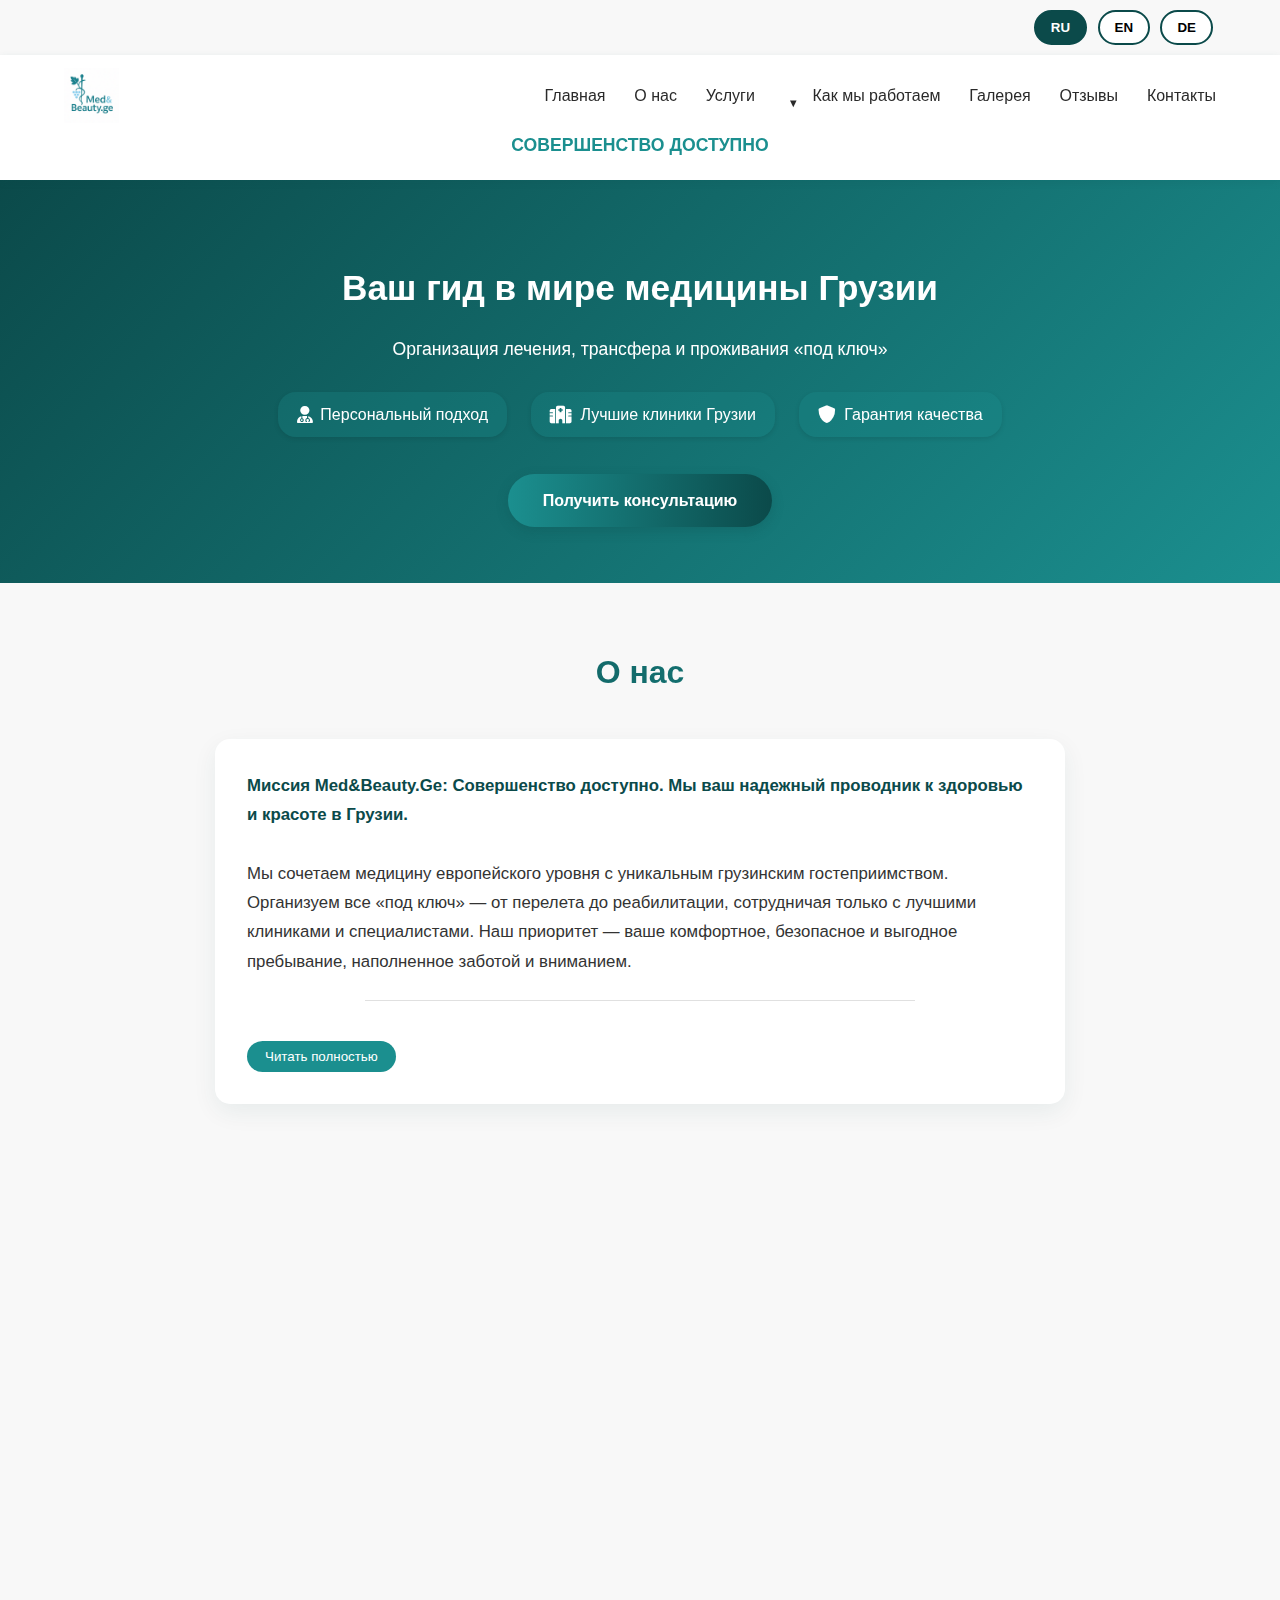
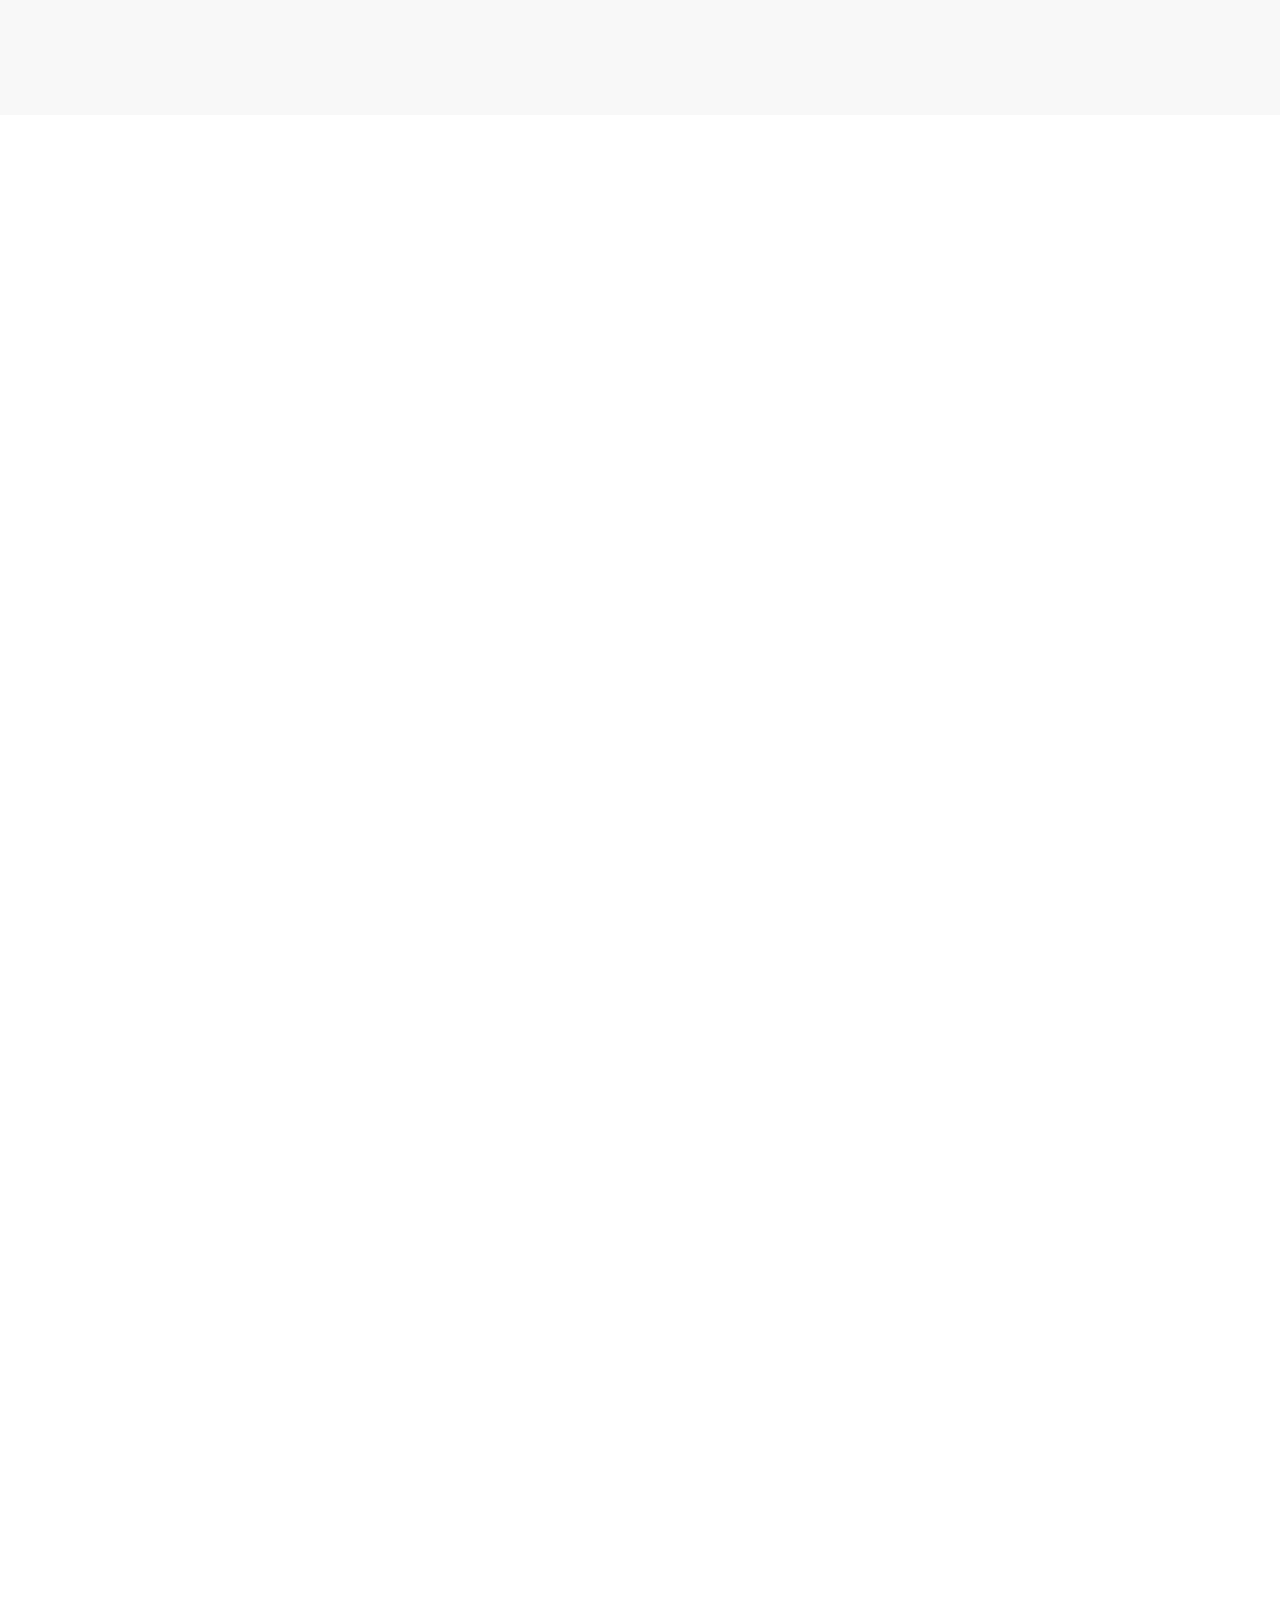
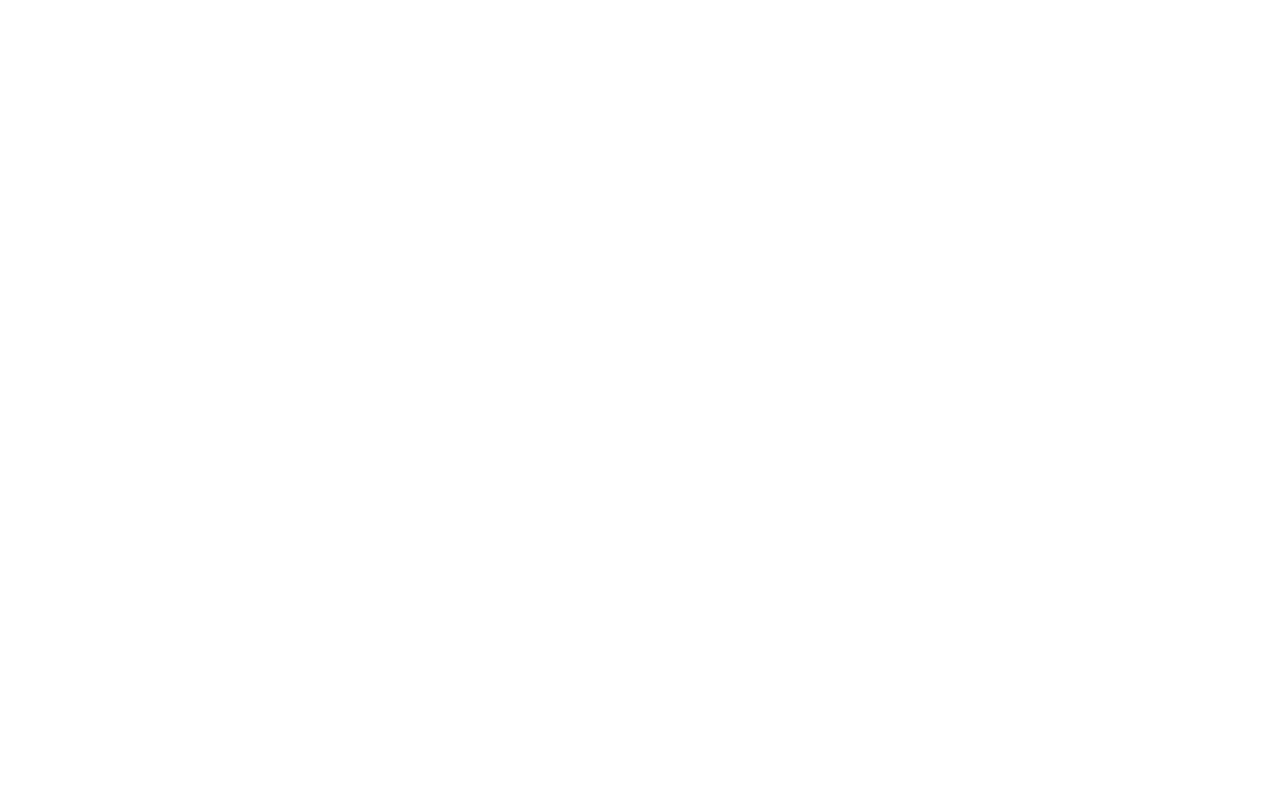
<file: index.html>
<!DOCTYPE html>
<html lang="ru">
<head>
  <meta charset="UTF-8">
  <meta name="viewport" content="width=device-width, initial-scale=1.0">
  <meta http-equiv="Content-Security-Policy" content="default-src 'self' https: 'unsafe-inline'">
  <meta name="description" content="Med & Beauty.ge — медицинские и косметические услуги в Грузии. Лечение, пластическая хирургия, логистика, реабилитация.">
  <meta name="keywords" content="медицинский туризм, лечение в Грузии, пластическая хирургия, косметология, реабилитация">
  <meta property="og:title" content="Med&Beauty.Ge - Medical Tourism in Georgia">
  <meta property="og:description" content="Организация лечения, трансфера и проживания в Грузии под ключ.">
  <meta property="og:image" content="./images/logo-medbeauty.png">
  <meta property="og:url" content="https://medbeautyge.github.io">
  <title>Med&Beauty.Ge - Medical Tourism Coordinator</title>
  <link rel="icon" href="./images/favicon-32x32.png" type="image/png" sizes="32x32">
  <link rel="icon" href="./images/favicon-16x16.png" type="image/png" sizes="16x16">
  <link href="https://fonts.googleapis.com/css2?family=Poppins:wght@400;600&display=swap" rel="stylesheet">
  <link rel="stylesheet" href="https://cdnjs.cloudflare.com/ajax/libs/font-awesome/6.0.0/css/all.min.css">
  <link rel="stylesheet" href="style.css?v=12">
  <link href="https://unpkg.com/aos@2.3.1/dist/aos.css" rel="stylesheet">
</head>
<body>
  <div class="lang-switcher">
    <button class="active" aria-label="Русский" onclick="changeLanguage('ru')">RU</button>
    <button aria-label="English" onclick="changeLanguage('en')">EN</button>
    <button aria-label="Deutsch" onclick="changeLanguage('de')">DE</button>
  </div>

  <nav class="sticky-nav" role="navigation" aria-label="Main navigation">
    <button class="menu-toggle" aria-label="Toggle menu" aria-expanded="false">
      <span class="burger-icon">☰</span>
      <span class="close-icon" style="display:none;">×</span>
    </button>
    <img src="./images/logo-medbeauty.png"
         alt="Логотип Med & Beauty.ge - Медицинские и косметические услуги в Грузии"
         title="Med & Beauty.ge"
         class="logo"
         loading="lazy">
    <div class="slogan" data-translate="slogan"></div>
    <ul class="nav-list">
      <li><a href="#home" data-translate="home"></a></li>
      <li><a href="#about" data-translate="about"></a></li>
      <li><a href="#services" data-translate="services"></a></li>
      <li class="dropdown-li">
        <a href="#prices" data-translate="pricesNav" class="dropdown-toggle"></a>
        <ul class="dropdown-menu">
          <li><a href="prices-details.html#prices-mammoplasty" data-translate="cat_mammoplasty_nav"></a></li>
          <li><a href="prices-details.html#prices-legs-hips-buttocks" data-translate="cat_legs_hips_buttocks_nav"></a></li>
          <li><a href="prices-details.html#prices-arms-surgery" data-translate="cat_arms_surgery_nav"></a></li>
          <li><a href="prices-details.html#prices-body-surgery" data-translate="cat_body_surgery_nav"></a></li>
          <li><a href="prices-details.html#prices-lipofilling-ps" data-translate="cat_lipofilling_ps_nav"></a></li>
          <li><a href="prices-details.html#prices-aesthetic-gynecology" data-translate="cat_aesthetic_gynecology_nav"></a></li>
          <li><a href="prices-details.html#prices-face-neck-surgery" data-translate="cat_face_neck_surgery_nav"></a></li>
          <li><a href="prices-details.html#prices-check-up" data-translate="cat_check_up_nav"></a></li>
          <li><a href="prices-details.html#prices-cosmetology" data-translate="cat_cosmetology_nav"></a></li>
          <li><a href="prices-details.html#prices-dentistry-implants-veneers" data-translate="cat_dentistry_implants_veneers_nav"></a></li>
          <li><a href="prices-details.html#prices-hair-transplant" data-translate="cat_hair_transplant_nav"></a></li>
          <li><a href="prices-details.html#prices-lab-tests" data-translate="cat_lab_tests_nav"></a></li>
          <li><a href="prices-details.html#prices-diagnostics" data-translate="cat_diagnostics_nav"></a></li>
          <li><a href="prices-details.html#prices-med-insurance-nonresident" data-translate="cat_med_insurance_nonresident_nav"></a></li>
        </ul>
      </li>
      <li><a href="#howwework" data-translate="howWeWork"></a></li>
      <li><a href="#gallery" data-translate="gallery"></a></li>
      <li><a href="#reviews" data-translate="reviews"></a></li>
      <li><a href="#contact" data-translate="contact"></a></li>
    </ul>
  </nav>

  <section id="home" class="hero">
    <div class="hero-content">
      <h1 data-translate="heroTitle" data-aos="fade-up" data-aos-delay="100"></h1>
      <p data-translate="heroSub" data-aos="fade-up" data-aos-delay="200"></p>
      <ul class="advantages-list" data-aos="fade-up" data-aos-delay="300">
        <li><i class="fas fa-user-md"></i> <span data-translate="advantage1"></span></li>
        <li><i class="fas fa-hospital"></i> <span data-translate="advantage2"></span></li>
        <li><i class="fas fa-shield-alt"></i> <span data-translate="advantage3"></span></li>
      </ul>
      <a href="#contact" class="cta-btn" data-translate="ctaConsult" data-aos="zoom-in" data-aos-delay="400"></a>
    </div>
  </section>

  <section id="about" class="about-section" data-aos="fade-up">
    <h2 data-translate="about"></h2>
    <div class="mission-text">
      <div data-translate="missionIntro"></div>
      <hr class="mission-separator">
      <button class="read-more-btn" data-translate="readMoreAbout" aria-expanded="false" aria-controls="missionFullText"></button>
      <div id="missionFullText" class="mission-full-text" data-translate="mission" style="display: none;">
      </div>
    </div>
  </section>

  <section id="services" class="services">
    <h2 data-translate="ourServices" data-aos="fade-up"></h2>
    <div class="service-container">
      <div class="service-card" data-aos="zoom-in">
        <img src="./images/service-travel.png" alt="Логистика" class="service-img" loading="lazy">
        <h3 data-translate="travel"></h3>
        <p data-translate="travelDesc"></p>
      </div>
      <div class="service-card" data-aos="zoom-in">
        <img src="./images/service-rhinoplasty.png" alt="Медицинские услуги" class="service-img" loading="lazy">
        <h3 data-translate="rhino"></h3>
        <p data-translate="rhinoDesc"></p>
      </div>
      <div class="service-card" data-aos="zoom-in">
        <img src="./images/service-care.png" alt="Реабилитация" class="service-img" loading="lazy">
        <h3 data-translate="care"></h3>
        <p data-translate="careDesc"></p>
      </div>
    </div>
  </section>

  <section id="howwework" class="howwework-section" data-aos="fade-up">
    <h2 data-translate="howWeWork"></h2>
    <ol class="howwework-list">
      <li data-translate="stepConsult"></li>
      <li data-translate="stepDocs"></li>
      <li data-translate="stepClinic"></li>
      <li data-translate="stepContract"></li>
      <li data-translate="stepArrival"></li>
      <li data-translate="stepTreatment"></li>
      <li data-translate="stepRehab"></li>
      <li data-translate="stepSupport"></li>
    </ol>
    <div class="concierge-service">
      <h3 data-translate="conciergeService"></h3>
      <ul>
        <li data-translate="conciergeMeet"></li>
        <li data-translate="conciergeEscort"></li>
        <li data-translate="conciergeExcursions"></li>
        <li data-translate="conciergeHousehold"></li>
      </ul>
    </div>
  </section>

  <section id="gallery" class="gallery-section" data-aos="fade-up">
    <h2 data-translate="gallery"></h2>
    <div class="gallery-tabs">
      <button class="tab active" data-tab="procedures" data-translate="galleryProcedures"></button>
      <button class="tab" data-tab="tourism" data-translate="galleryTourism"></button>
    </div>
    <div class="gallery-content">
      <div class="tab-content active" id="tab-procedures">
        <p data-translate="galleryProceduresSoon"></p>
      </div>
      <div class="tab-content" id="tab-tourism">
        <p data-translate="galleryTourismSoon"></p>
      </div>
    </div>
  </section>

  <section id="prices" class="prices-section" data-aos="fade-up">
    <h2 data-translate="pricesTitle"></h2>
    <div class="prices-intro-text">
      <p data-translate="pricesIntroText"></p>
      <a href="prices-details.html" class="cta-btn prices-cta-btn" data-translate="viewDetailedPrices"></a>
    </div>
    <p class="price-disclaimer" data-translate="priceDisclaimer"></p>
  </section>


  <section id="reviews" class="reviews-section" data-aos="fade-up">
    <h2 data-translate="reviews"></h2>
  </section>

  <section id="contact" class="contact" data-aos="fade-up">
    <div class="contact-info">
      <h2 data-translate="contactUs"></h2>
      <p><i class="fas fa-envelope"></i> <a href="mailto:Medbeautyge@hotmail.com">Medbeautyge@hotmail.com</a></p>
      <p><i class="fas fa-phone"></i> <a href="tel:+995555479294">+995 555 47 92 94</a></p>
      <div class="or-message" data-translate="orMessageUs"></div>
      <div class="social-links">
        <a href="https://wa.me/995555479294" class="whatsapp" target="_blank" rel="noopener">
          <i class="fab fa-whatsapp" aria-label="WhatsApp"></i>
          <span>WhatsApp</span>
        </a>
        <a href="https://t.me/MedBeauty_ge" class="telegram" target="_blank" rel="noopener">
          <i class="fab fa-telegram" aria-label="Telegram"></i>
          <span>Telegram</span>
        </a>
        <a href="https://instagram.com/medbeauty.ge" class="instagram" target="_blank" rel="noopener">
          <i class="fab fa-instagram" aria-label="Instagram"></i>
          <span>Instagram</span>
        </a>
        <a href="https://facebook.com/medbeautyge" class="facebook" target="_blank" rel="noopener">
          <i class="fab fa-facebook-f" aria-label="Facebook"></i>
          <span>Facebook</span>
        </a>
      </div>
    </div>
    <form id="contact-form" action="https://formspree.io/f/xrbqvoly" method="POST" autocomplete="off" novalidate>
      <div class="form-group">
        <label for="name" class="sr-only" data-translate="namePlaceholder"></label>
        <i class="fas fa-user"></i>
        <input type="text" id="name" name="name" placeholder="Имя" data-translate="namePlaceholder" required autocomplete="name">
      </div>
      <div class="form-group">
        <label for="email" class="sr-only" data-translate="emailPlaceholder"></label>
        <i class="fas fa-envelope"></i>
        <input type="email" id="email" name="email" placeholder="Email" data-translate="emailPlaceholder" required autocomplete="email" pattern="[^@\s]+@[^@\s]+\.[^@\s]+">
      </div>
      <div class="form-group">
        <label for="message" class="sr-only" data-translate="messagePlaceholder"></label>
        <i class="fas fa-comment"></i>
        <textarea id="message" name="message" placeholder="Сообщение" data-translate="messagePlaceholder" required rows="5"></textarea>
      </div>
      <button type="submit" class="submit-btn" data-translate="send" aria-label="Отправить"></button>
      <div id="form-loading" style="display:none; text-align:center; color:#1B8F8F; margin-top:10px;">
        <span class="spinner"></span> <span id="loading-text" data-translate="sending">Отправка...</span>
      </div>
      <div id="form-success" class="form-success-message" style="display:none;" data-translate="success">
        Спасибо! Мы свяжемся с вами в ближайшее время.
      </div>
    </form>
  </section>

  <script src="lang.js"></script>
  <script src="https://unpkg.com/aos@2.3.1/dist/aos.js"></script>
  <script>
    AOS.init({
      duration: 800, 
      once: true 
    });

    const menuToggle = document.querySelector('.menu-toggle');
    const navList = document.querySelector('.nav-list');
    const burgerIcon = document.querySelector('.burger-icon');
    const closeIcon = document.querySelector('.close-icon');

    menuToggle.addEventListener('click', function(e) {
      navList.classList.toggle('active');
      document.body.classList.toggle('menu-open'); 
      const isActive = navList.classList.contains('active');
      menuToggle.setAttribute('aria-expanded', isActive);
      burgerIcon.style.display = isActive ? 'none' : '';
      closeIcon.style.display = isActive ? '' : 'none';
      if (isActive) {
        navList.classList.add('slide-in');
      } else {
        navList.classList.remove('slide-in');
        document.querySelectorAll('.nav-list .dropdown-menu.show').forEach(menu => {
            menu.classList.remove('show');
            menu.closest('.dropdown-li').querySelector('.dropdown-toggle').classList.remove('open');
        });
      }
    });

    function closeMenu() {
      if (navList.classList.contains('active')) {
        navList.classList.remove('active');
        navList.classList.remove('slide-in');
        document.body.classList.remove('menu-open');
        menuToggle.setAttribute('aria-expanded', "false");
        burgerIcon.style.display = '';
        closeIcon.style.display = 'none';
        document.querySelectorAll('.nav-list .dropdown-menu.show').forEach(menu => {
            menu.classList.remove('show');
            menu.closest('.dropdown-li').querySelector('.dropdown-toggle').classList.remove('open');
        });
      }
    }

    document.addEventListener('click', function(e) {
      if (navList.classList.contains('active') &&
          !navList.contains(e.target) &&
          e.target !== menuToggle &&
          !menuToggle.contains(e.target)) {
        let isClickInsideMobileNavDropdown = false;
        if (e.target.classList.contains('dropdown-toggle') && navList.contains(e.target)) {
            isClickInsideMobileNavDropdown = true;
        }
        if (e.target.closest('.dropdown-menu') && navList.contains(e.target.closest('.dropdown-menu'))) {
            isClickInsideMobileNavDropdown = true;
        }
        if (!isClickInsideMobileNavDropdown) {
            closeMenu();
        }
      }
    });

    navList.querySelectorAll('a').forEach(link => {
      if (!link.classList.contains('dropdown-toggle')) {
        link.addEventListener('click', closeMenu);
      }
    });

    const contactForm = document.getElementById('contact-form');
    const formLoading = document.getElementById('form-loading');
    const formSuccess = document.getElementById('form-success');
    const submitButton = contactForm.querySelector('.submit-btn');
    const loadingTextElement = document.getElementById('loading-text');

    contactForm.addEventListener('submit', async function(event) {
        event.preventDefault();
        const originalButtonHTML = submitButton.innerHTML;
        const currentSendingText = loadingTextElement.innerHTML;
        submitButton.disabled = true;
        submitButton.innerHTML = `<span class="spinner"></span> ${currentSendingText}`;
        formSuccess.style.display = 'none';
        const formData = new FormData(contactForm);
        try {
            const response = await fetch(contactForm.action, {
                method: 'POST',
                body: formData,
                headers: { 'Accept': 'application/json' }
            });
            if (response.ok) {
                formSuccess.style.display = 'block';
                contactForm.reset();
            } else {
                const data = await response.json();
                if (Object.hasOwn(data, 'errors')) {
                    alert(data["errors"].map(error => error["message"]).join(", "));
                } else {
                    const errorText = data.error || 'Произошла ошибка при отправке формы.';
                    alert(errorText);
                }
            }
        } catch (error) {
            alert('Произошла ошибка при отправке формы. Пожалуйста, проверьте ваше интернет-соединение.');
        } finally {
            submitButton.disabled = false;
            submitButton.innerHTML = originalButtonHTML;
        }
    });

    document.addEventListener('DOMContentLoaded', function() {
      document.querySelectorAll('.gallery-tabs .tab').forEach(btn => {
        btn.addEventListener('click', function() {
          document.querySelectorAll('.gallery-tabs .tab').forEach(b => b.classList.remove('active'));
          document.querySelectorAll('.gallery-content .tab-content').forEach(tc => tc.classList.remove('active'));
          btn.classList.add('active');
          const tabId = 'tab-' + btn.dataset.tab;
          const tabContent = document.getElementById(tabId);
          if (tabContent) {
             tabContent.classList.add('active');
          }
        });
      });

      const readMoreBtn = document.querySelector('.read-more-btn');
      const missionFullText = document.getElementById('missionFullText');
      if (readMoreBtn && missionFullText) {
        readMoreBtn.addEventListener('click', function() {
          const isExpanded = missionFullText.style.display !== 'none';
          const currentLang = localStorage.getItem('lang') || 'ru';
          if (isExpanded) {
            missionFullText.style.display = 'none';
            this.setAttribute('data-translate', 'readMoreAbout');
            this.setAttribute('aria-expanded', 'false');
          } else {
            missionFullText.style.display = 'block';
            this.setAttribute('data-translate', 'readLessAbout');
            this.setAttribute('aria-expanded', 'true');
          }
          const newKey = this.getAttribute('data-translate');
          if (window.translations && window.translations[currentLang] && window.translations[currentLang][newKey]) {
            this.textContent = window.translations[currentLang][newKey];
          }
        });
      }

      const navDropdownItems = document.querySelectorAll('.nav-list .dropdown-li');
      navDropdownItems.forEach(item => {
          const toggle = item.querySelector('.dropdown-toggle');
          const menu = item.querySelector('.dropdown-menu');
          if (toggle && menu) {
              toggle.addEventListener('click', function(event) {
                  if (toggle.getAttribute('href') === '#prices' || toggle.getAttribute('href').startsWith('#')) {
                      event.preventDefault(); 
                  }
                  event.stopPropagation(); 
                  const isMobileMenuOpen = navList.classList.contains('active');
                  if (!isMobileMenuOpen) {
                      navDropdownItems.forEach(otherItem => {
                          if (otherItem !== item) {
                              otherItem.querySelector('.dropdown-menu')?.classList.remove('show');
                              otherItem.querySelector('.dropdown-toggle')?.classList.remove('open');
                          }
                      });
                  }
                  menu.classList.toggle('show');
                  toggle.classList.toggle('open');
              });
          }
      });

      document.addEventListener('click', function(event) {
          let clickedInsideADropdownToggleOrMenu = false;
          navDropdownItems.forEach(item => {
              if (item.contains(event.target)) {
                clickedInsideADropdownToggleOrMenu = true;
              }
          });
          if (!clickedInsideADropdownToggleOrMenu && !menuToggle.contains(event.target)) {
              navDropdownItems.forEach(item => {
                  item.querySelector('.dropdown-menu')?.classList.remove('show');
                  item.querySelector('.dropdown-toggle')?.classList.remove('open');
              });
          }
      });

      document.querySelectorAll('.nav-list .dropdown-menu a').forEach(link => {
          link.addEventListener('click', function() {
              const parentDropdownMenu = this.closest('.dropdown-menu');
              if (parentDropdownMenu) {
                  parentDropdownMenu.classList.remove('show');
                  const parentToggle = parentDropdownMenu.closest('.dropdown-li')?.querySelector('.dropdown-toggle');
                  parentToggle?.classList.remove('open');
              }
              if (navList.classList.contains('active')) {
                closeMenu(); 
              }
          });
      });
    });
  </script>
</body>
</html>
</file>
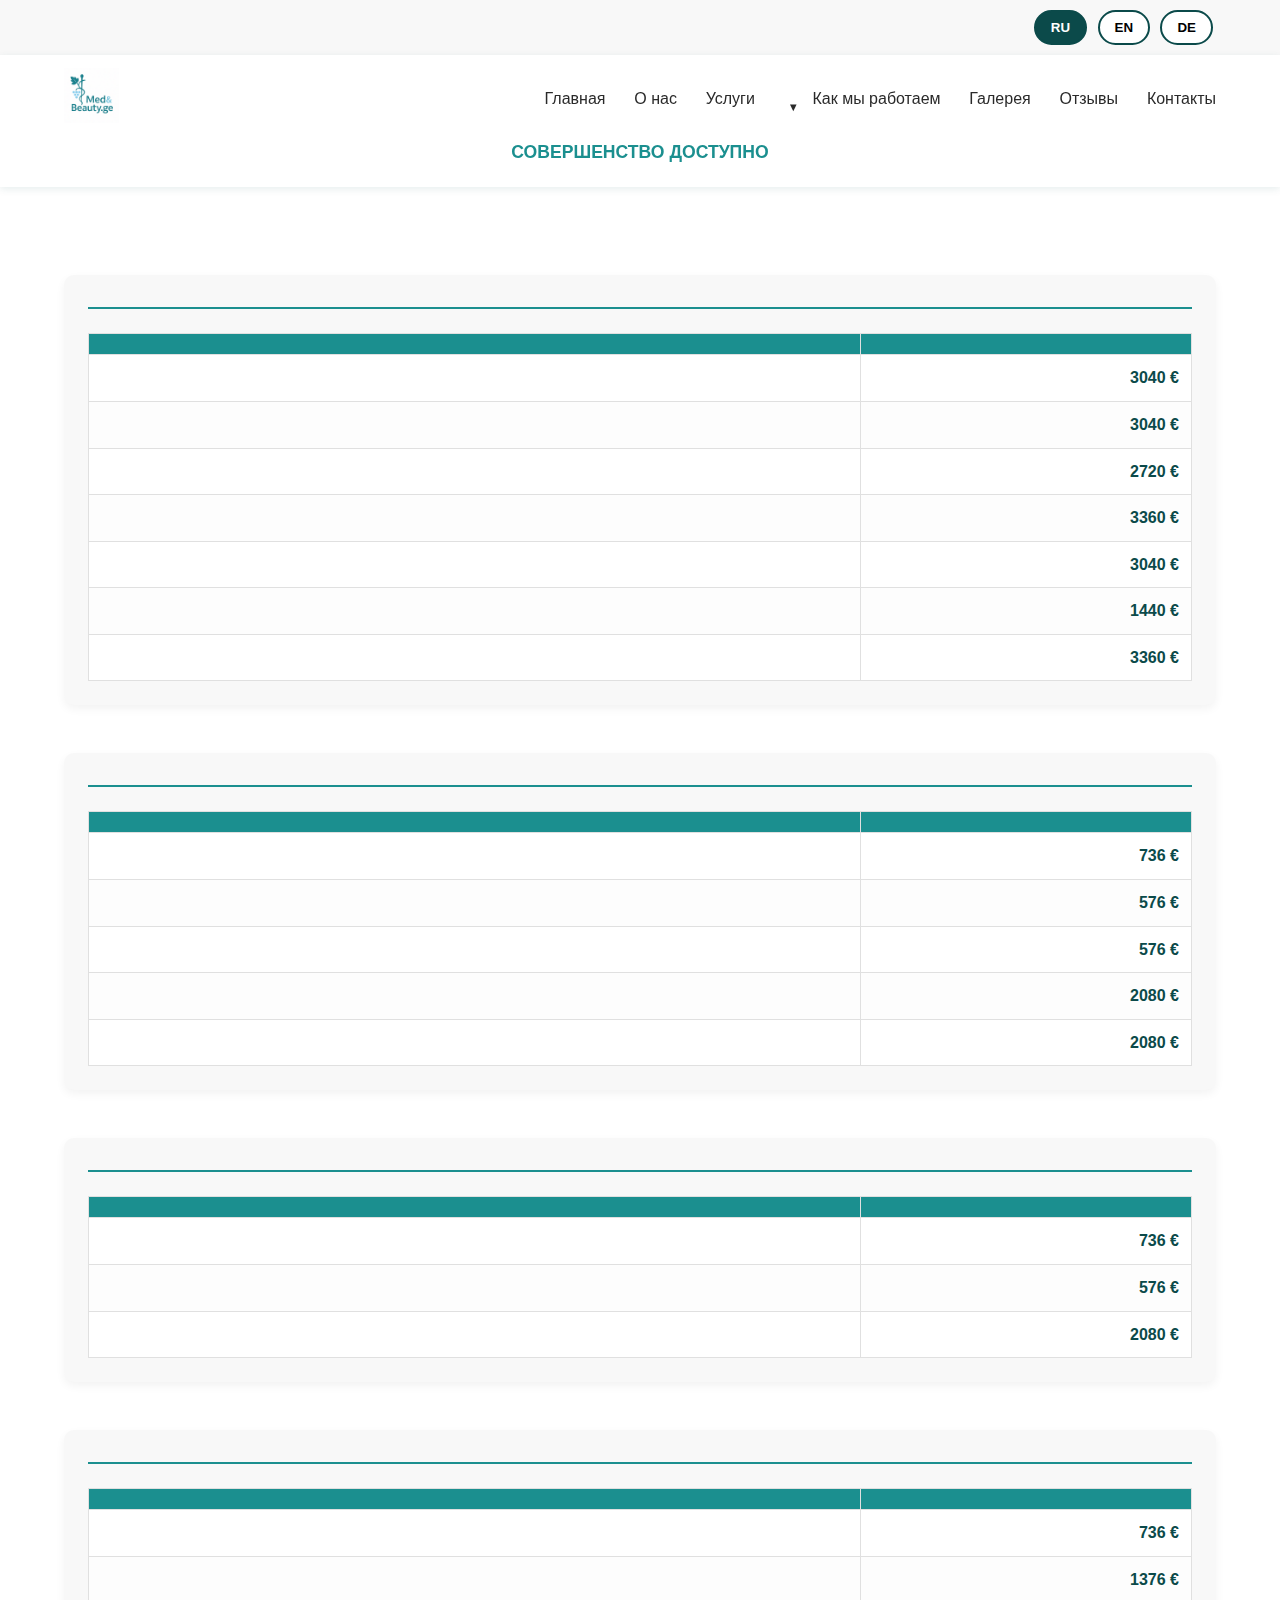
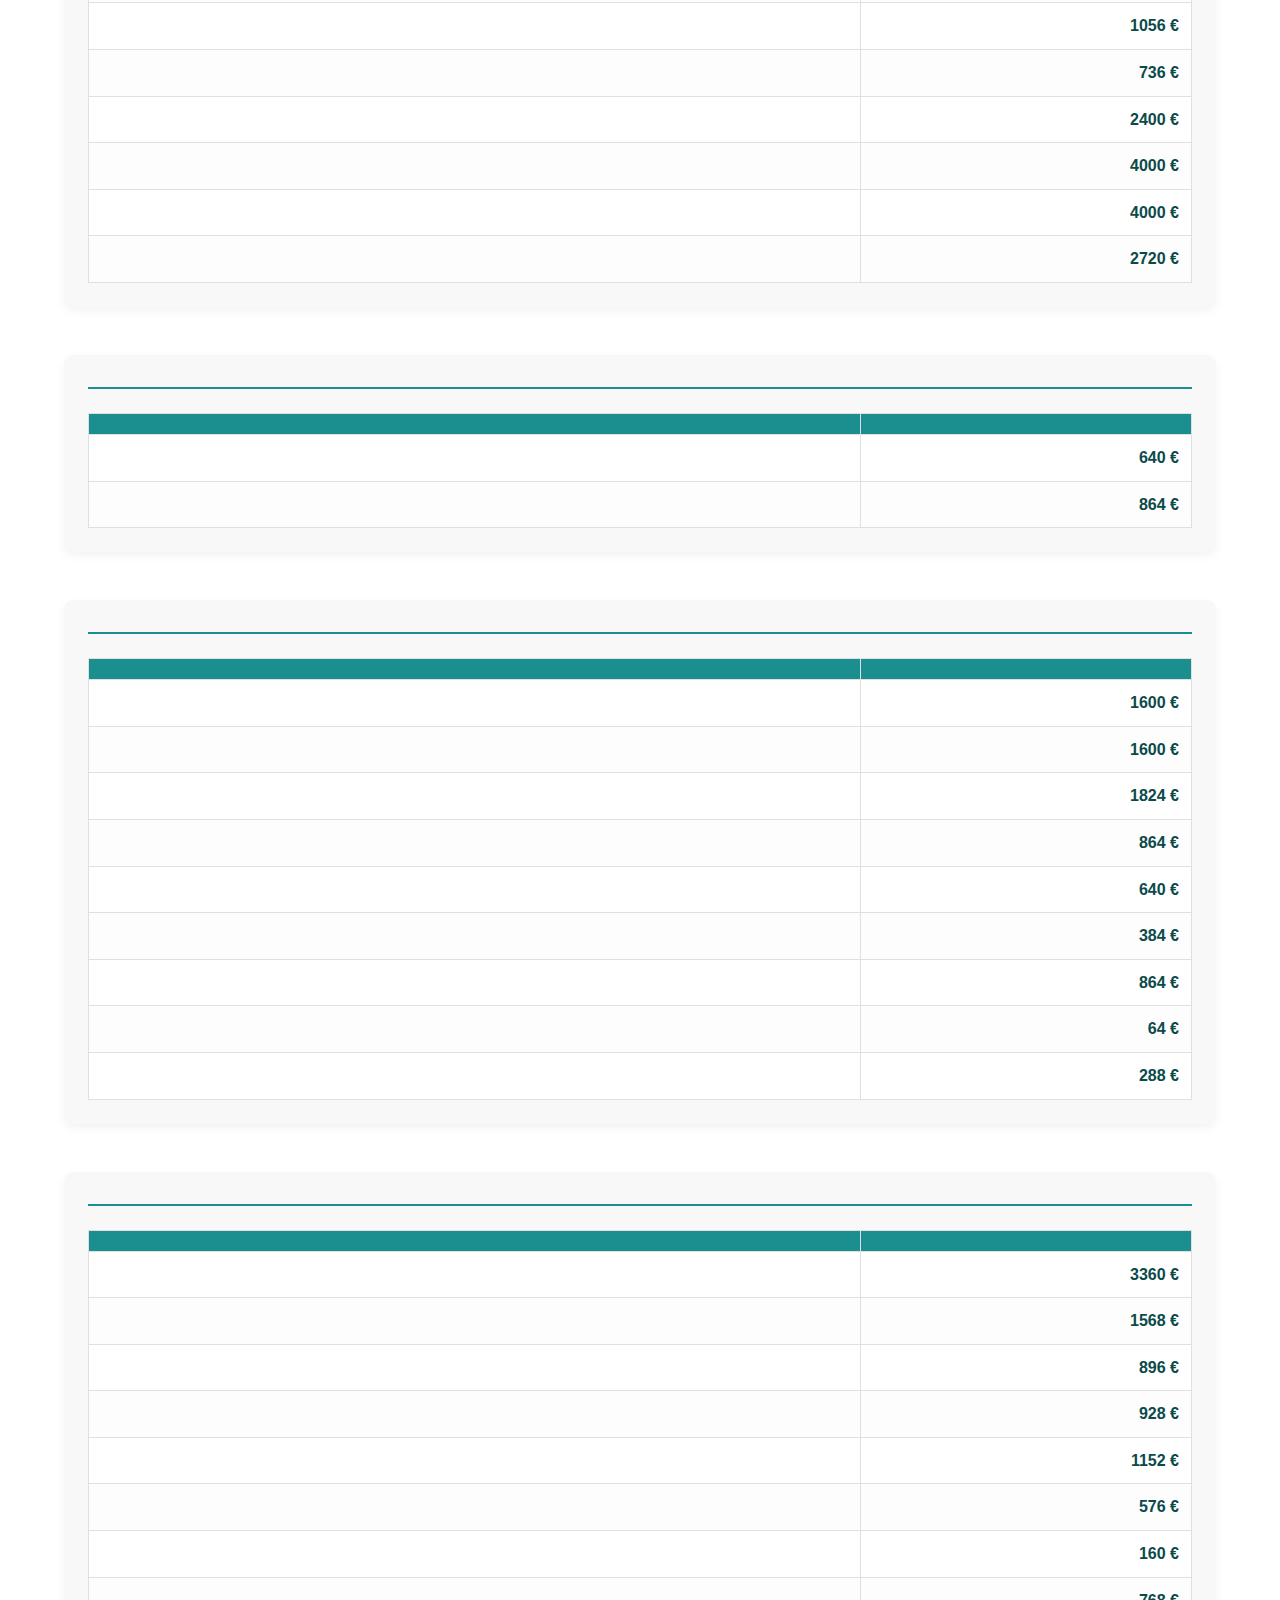
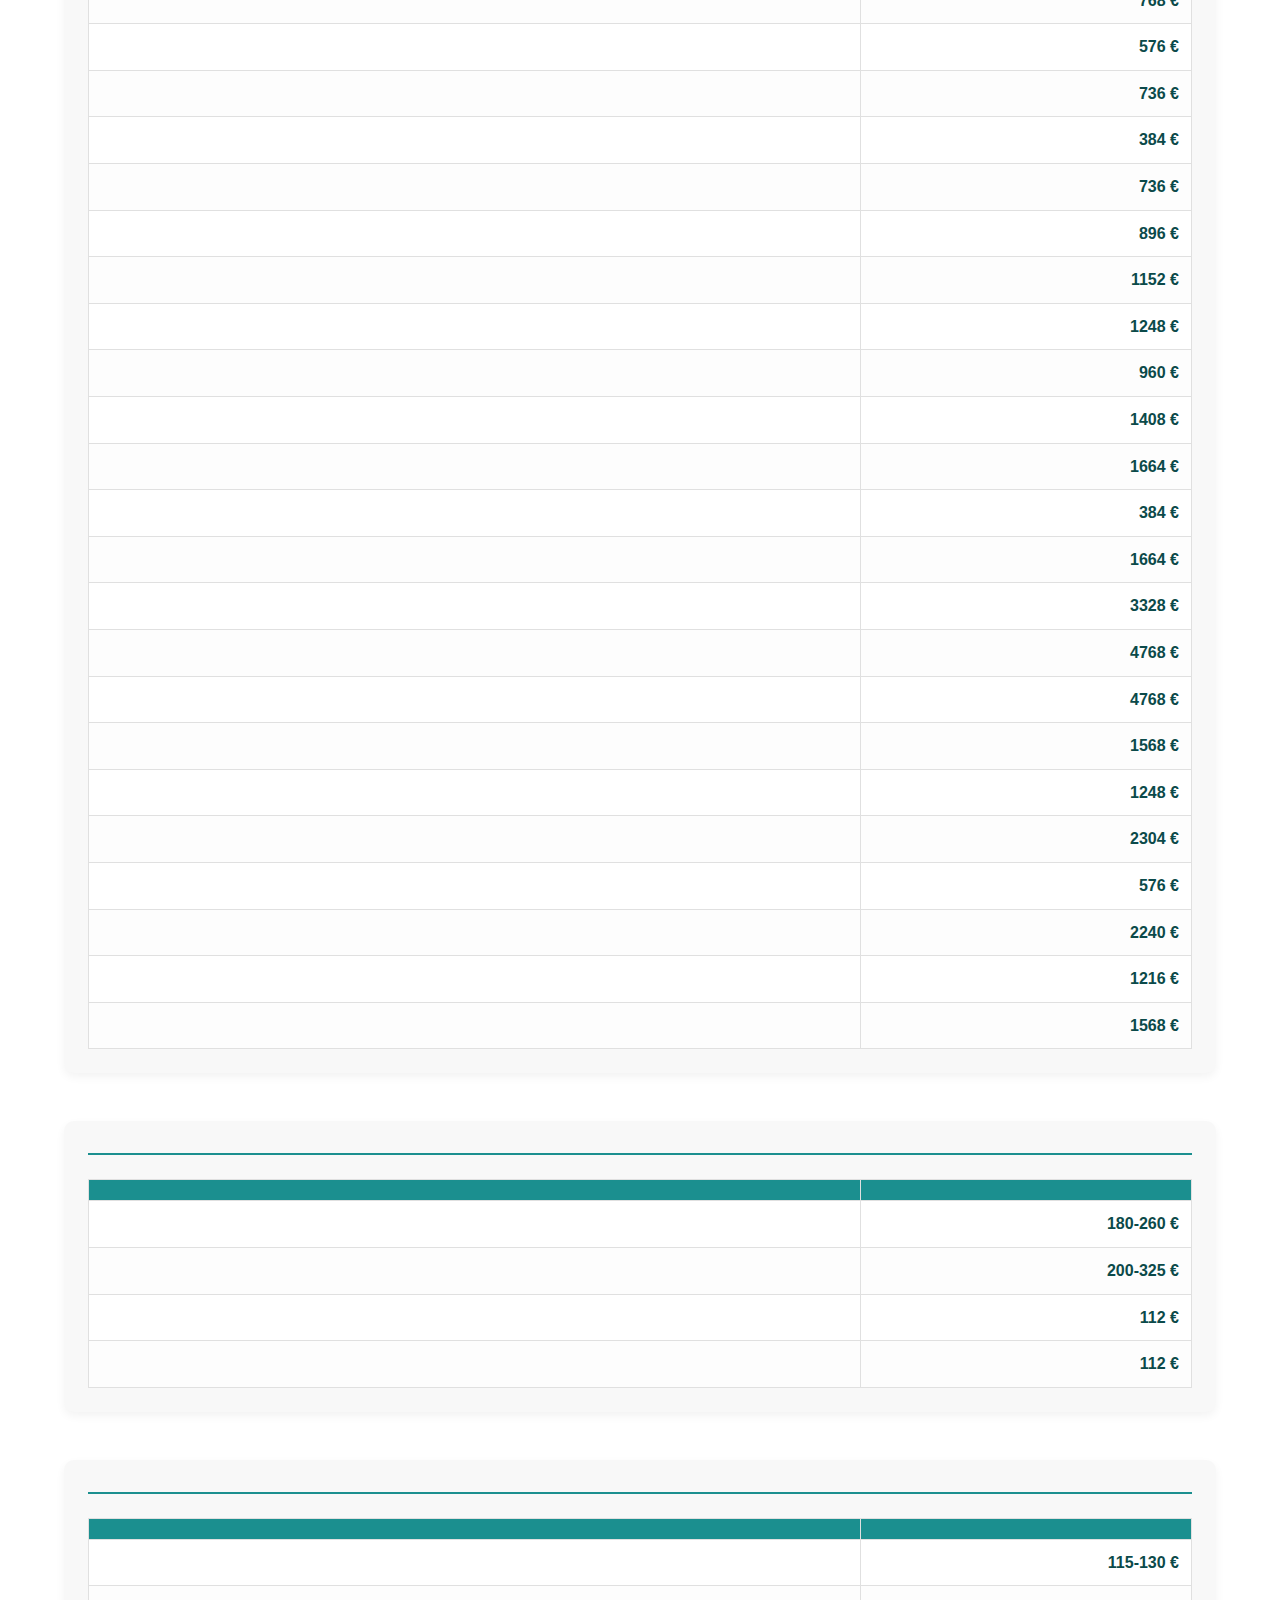
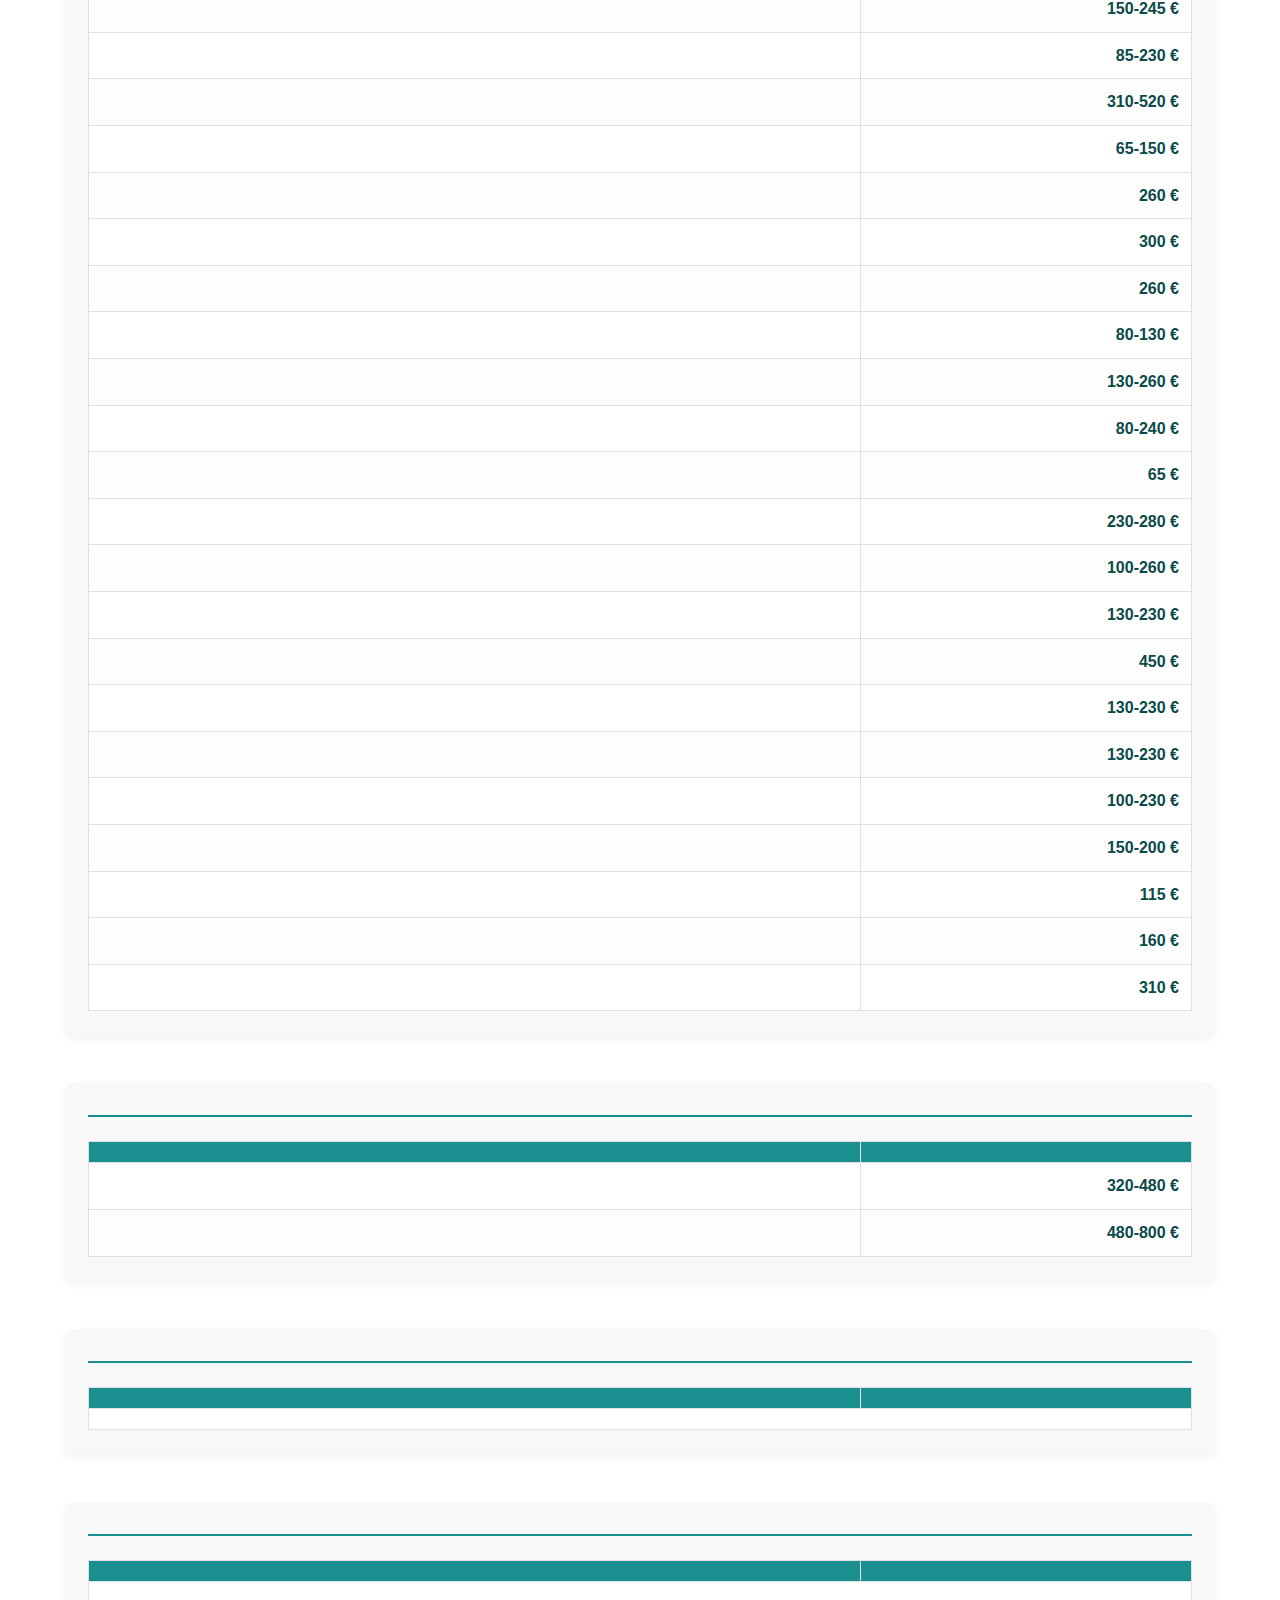
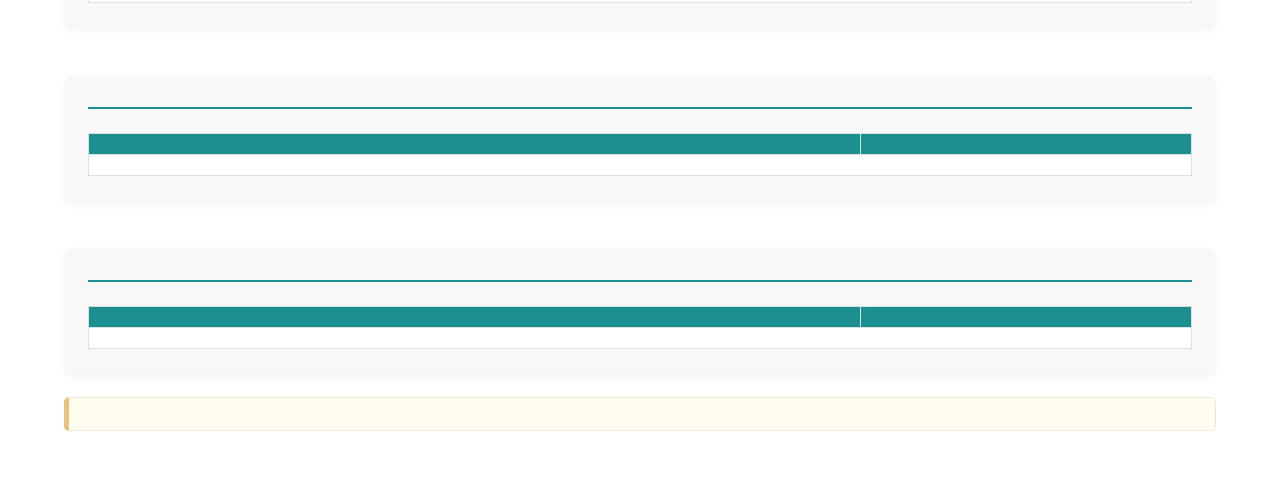
<file: prices-details.html>
<!DOCTYPE html>
<html lang="ru">
<head>
  <meta charset="UTF-8">
  <meta name="viewport" content="width=device-width, initial-scale=1.0">
  <meta http-equiv="Content-Security-Policy" content="default-src 'self' https: 'unsafe-inline'">
  <meta name="description" content="Med & Beauty.ge — Прайс-лист на медицинские и косметологические услуги в Грузии.">
  <meta name="keywords" content="цены, прайс-лист, медицинский туризм, лечение в Грузии, пластическая хирургия, косметология">
  <meta property="og:title" content="Med&Beauty.Ge - Detailed Price List">
  <meta property="og:description" content="Детальный прайс-лист на медицинские и косметические услуги в Грузии от Med&Beauty.Ge.">
  <meta property="og:image" content="./images/logo-medbeauty.png"> 
  <meta property="og:url" content="https://medbeautyge.github.io/prices-details.html">
  <title>Med&Beauty.Ge - Детальный прайс-лист</title>
  <link rel="icon" href="./images/favicon-32x32.png" type="image/png" sizes="32x32">
  <link rel="icon" href="./images/favicon-16x16.png" type="image/png" sizes="16x16">
  <link href="https://fonts.googleapis.com/css2?family=Poppins:wght@400;600&display=swap" rel="stylesheet">
  <link rel="stylesheet" href="https://cdnjs.cloudflare.com/ajax/libs/font-awesome/6.0.0/css/all.min.css">
  <link rel="stylesheet" href="style.css?v=12">
  <link href="https://unpkg.com/aos@2.3.1/dist/aos.css" rel="stylesheet">
</head>
<body>
  <div class="lang-switcher">
    <button class="active" aria-label="Русский" onclick="changeLanguage('ru')">RU</button>
    <button aria-label="English" onclick="changeLanguage('en')">EN</button>
    <button aria-label="Deutsch" onclick="changeLanguage('de')">DE</button>
  </div>

  <nav class="sticky-nav" role="navigation" aria-label="Main navigation">
    <button class="menu-toggle" aria-label="Toggle menu" aria-expanded="false">
      <span class="burger-icon">☰</span>
      <span class="close-icon" style="display:none;">×</span>
    </button>
    <a href="index.html"> 
        <img src="./images/logo-medbeauty.png"
             alt="Логотип Med & Beauty.ge - Медицинские и косметические услуги в Грузии"
             title="Med & Beauty.ge"
             class="logo"
             loading="lazy">
    </a>
    <div class="slogan" data-translate="slogan"></div>
    <ul class="nav-list">
      <li><a href="index.html#home" data-translate="home"></a></li>
      <li><a href="index.html#about" data-translate="about"></a></li>
      <li><a href="index.html#services" data-translate="services"></a></li>
      <li class="dropdown-li">
        <a href="index.html#prices" data-translate="pricesNav" class="dropdown-toggle"></a>
        <ul class="dropdown-menu">
          <li><a href="#prices-mammoplasty" data-translate="cat_mammoplasty_nav"></a></li>
          <li><a href="#prices-legs-hips-buttocks" data-translate="cat_legs_hips_buttocks_nav"></a></li>
          <li><a href="#prices-arms-surgery" data-translate="cat_arms_surgery_nav"></a></li>
          <li><a href="#prices-body-surgery" data-translate="cat_body_surgery_nav"></a></li>
          <li><a href="#prices-lipofilling-ps" data-translate="cat_lipofilling_ps_nav"></a></li>
          <li><a href="#prices-aesthetic-gynecology" data-translate="cat_aesthetic_gynecology_nav"></a></li>
          <li><a href="#prices-face-neck-surgery" data-translate="cat_face_neck_surgery_nav"></a></li>
          <li><a href="#prices-check-up" data-translate="cat_check_up_nav"></a></li>
          <li><a href="#prices-cosmetology" data-translate="cat_cosmetology_nav"></a></li>
          <li><a href="#prices-dentistry-implants-veneers" data-translate="cat_dentistry_implants_veneers_nav"></a></li>
          <li><a href="#prices-hair-transplant" data-translate="cat_hair_transplant_nav"></a></li>
          <li><a href="#prices-lab-tests" data-translate="cat_lab_tests_nav"></a></li>
          <li><a href="#prices-diagnostics" data-translate="cat_diagnostics_nav"></a></li>
          <li><a href="#prices-med-insurance-nonresident" data-translate="cat_med_insurance_nonresident_nav"></a></li>
        </ul>
      </li>
      <li><a href="index.html#howwework" data-translate="howWeWork"></a></li>
      <li><a href="index.html#gallery" data-translate="gallery"></a></li>
      <li><a href="index.html#reviews" data-translate="reviews"></a></li>
      <li><a href="index.html#contact" data-translate="contact"></a></li>
    </ul>
  </nav>

  <section id="prices" class="prices-section prices-detailed-page" data-aos="fade-up">
    <h2 data-translate="pricesTitle"></h2>

    <div id="prices-mammoplasty" class="price-category">
      <h3 data-translate="cat_mammoplasty"></h3>
      <table>
        <thead><tr><th data-translate="procedureName"></th><th data-translate="procedurePrice"></th></tr></thead>
        <tbody>
          <tr><td data-translate="proc_mammoplasty_augmentation"></td><td>3040 €</td></tr>
          <tr><td data-translate="proc_mammoplasty_periareolar_mastopexy"></td><td>3040 €</td></tr>
          <tr><td data-translate="proc_mammoplasty_t_mastopexy_no_implants"></td><td>2720 €</td></tr>
          <tr><td data-translate="proc_mammoplasty_t_mastopexy_with_implants"></td><td>3360 €</td></tr>
          <tr><td data-translate="proc_mammoplasty_reduction_mastopexy_1st"></td><td>3040 €</td></tr>
          <tr><td data-translate="proc_mammoplasty_implant_removal"></td><td>1440 €</td></tr>
          <tr><td data-translate="proc_mammoplasty_reimplantation"></td><td>3360 €</td></tr>
        </tbody>
      </table>
    </div>

    <div id="prices-legs-hips-buttocks" class="price-category">
      <h3 data-translate="cat_legs_hips_buttocks"></h3>
      <table>
        <thead><tr><th data-translate="procedureName"></th><th data-translate="procedurePrice"></th></tr></thead>
        <tbody>
          <tr><td data-translate="proc_lhb_lipo_outer_thigh"></td><td>736 €</td></tr>
          <tr><td data-translate="proc_lhb_lipo_inner_thigh"></td><td>576 €</td></tr>
          <tr><td data-translate="proc_lhb_lipo_knees"></td><td>576 €</td></tr>
          <tr><td data-translate="proc_lhb_buttock_lift"></td><td>2080 €</td></tr>
          <tr><td data-translate="proc_lhb_leg_lift"></td><td>2080 €</td></tr>
        </tbody>
      </table>
    </div>

    <div id="prices-arms-surgery" class="price-category">
      <h3 data-translate="cat_arms_surgery"></h3>
      <table>
        <thead><tr><th data-translate="procedureName"></th><th data-translate="procedurePrice"></th></tr></thead>
        <tbody>
          <tr><td data-translate="proc_arms_lipo"></td><td>736 €</td></tr>
          <tr><td data-translate="proc_arms_lipo_armpits"></td><td>576 €</td></tr>
          <tr><td data-translate="proc_arms_lift"></td><td>2080 €</td></tr>
        </tbody>
      </table>
    </div>

    <div id="prices-body-surgery" class="price-category">
      <h3 data-translate="cat_body_surgery"></h3>
      <table>
        <thead><tr><th data-translate="procedureName"></th><th data-translate="procedurePrice"></th></tr></thead>
        <tbody>
          <tr><td data-translate="proc_body_lipo_abdomen"></td><td>736 €</td></tr>
          <tr><td data-translate="proc_body_liposculpture_abdomen"></td><td>1376 €</td></tr>
          <tr><td data-translate="proc_body_lipo_back"></td><td>1056 €</td></tr>
          <tr><td data-translate="proc_body_lipo_waist_sides"></td><td>736 €</td></tr>
          <tr><td data-translate="proc_body_back_lift"></td><td>2400 €</td></tr>
          <tr><td data-translate="proc_body_upper_abdominoplasty"></td><td>4000 €</td></tr>
          <tr><td data-translate="proc_body_lower_abdominoplasty"></td><td>4000 €</td></tr>
          <tr><td data-translate="proc_body_mini_abdominoplasty"></td><td>2720 €</td></tr>
        </tbody>
      </table>
    </div>

    <div id="prices-lipofilling-ps" class="price-category">
      <h3 data-translate="cat_lipofilling_ps"></h3>
      <table>
        <thead><tr><th data-translate="procedureName"></th><th data-translate="procedurePrice"></th></tr></thead>
        <tbody>
          <tr><td data-translate="proc_lipo_ps_1st_stage"></td><td>640 €</td></tr>
          <tr><td data-translate="proc_lipo_ps_2nd_stage"></td><td>864 €</td></tr>
        </tbody>
      </table>
    </div>

    <div id="prices-aesthetic-gynecology" class="price-category">
      <h3 data-translate="cat_aesthetic_gynecology"></h3>
      <table>
        <thead><tr><th data-translate="procedureName"></th><th data-translate="procedurePrice"></th></tr></thead>
        <tbody>
          <tr><td data-translate="proc_aeg_labia_major_contouring"></td><td>1600 €</td></tr>
          <tr><td data-translate="proc_aeg_labiaplasty_minor"></td><td>1600 €</td></tr>
          <tr><td data-translate="proc_aeg_vaginoplasty_surgical"></td><td>1824 €</td></tr>
          <tr><td data-translate="proc_aeg_vaginal_correction_aptos"></td><td>864 €</td></tr>
          <tr><td data-translate="proc_aeg_labia_major_lipofilling"></td><td>640 €</td></tr>
          <tr><td data-translate="proc_aeg_g_spot_augmentation_filler"></td><td>384 €</td></tr>
          <tr><td data-translate="proc_aeg_incontinence_threads"></td><td>864 €</td></tr>
          <tr><td data-translate="proc_aeg_sensitivity_enhancement_procedure"></td><td>64 €</td></tr>
          <tr><td data-translate="proc_aeg_intimate_whitening_peel"></td><td>288 €</td></tr>
        </tbody>
      </table>
    </div>

    <div id="prices-face-neck-surgery" class="price-category">
      <h3 data-translate="cat_face_neck_surgery"></h3>
      <table>
        <thead><tr><th data-translate="procedureName"></th><th data-translate="procedurePrice"></th></tr></thead>
        <tbody>
          <tr><td data-translate="proc_fn_endo_lift_upper_2_3"></td><td>3360 €</td></tr>
          <tr><td data-translate="proc_fn_endo_lift_mid_face"></td><td>1568 €</td></tr>
          <tr><td data-translate="proc_fn_anterior_medial_platysmaplasty"></td><td>896 €</td></tr>
          <tr><td data-translate="proc_fn_otoplasty_bilateral_combo"></td><td>928 €</td></tr>
          <tr><td data-translate="proc_fn_otoplasty_bilateral_complex_combo"></td><td>1152 €</td></tr>
          <tr><td data-translate="proc_fn_otoplasty_unilateral_combo"></td><td>576 €</td></tr>
          <tr><td data-translate="proc_fn_earlobe_correction_unilateral_proc"></td><td>160 €</td></tr>
          <tr><td data-translate="proc_fn_upper_lip_plasty_combo"></td><td>768 €</td></tr>
          <tr><td data-translate="proc_fn_upper_lip_lift_corner"></td><td>576 €</td></tr>
          <tr><td data-translate="proc_fn_bichat_fat_pad_removal_combo"></td><td>736 €</td></tr>
          <tr><td data-translate="proc_fn_facial_lipofilling_paired_zone_proc"></td><td>384 €</td></tr>
          <tr><td data-translate="proc_fn_upper_bleph_proc"></td><td>736 €</td></tr>
          <tr><td data-translate="proc_fn_lower_bleph_combo"></td><td>896 €</td></tr>
          <tr><td data-translate="proc_fn_lower_bleph_fat_redistribution"></td><td>1152 €</td></tr>
          <tr><td data-translate="proc_fn_lower_bleph_transconj_fat_redist"></td><td>1248 €</td></tr>
          <tr><td data-translate="proc_fn_asian_eyelid_plasty_upper_combo"></td><td>960 €</td></tr>
          <tr><td data-translate="proc_fn_upper_lower_bleph"></td><td>1408 €</td></tr>
          <tr><td data-translate="proc_fn_upper_lower_bleph_fat_redist"></td><td>1664 €</td></tr>
          <tr><td data-translate="proc_fn_canthopexy_combo"></td><td>384 €</td></tr>
          <tr><td data-translate="proc_fn_cheek_lift_mid_face"></td><td>1664 €</td></tr>
          <tr><td data-translate="proc_fn_smas_lift_lower_face_neck"></td><td>3328 €</td></tr>
          <tr><td data-translate="proc_fn_smas_lift_post_threads_fillers"></td><td>4768 €</td></tr>
          <tr><td data-translate="proc_fn_smas_lift_revision"></td><td>4768 €</td></tr>
          <tr><td data-translate="proc_fn_endo_forehead_lift"></td><td>1568 €</td></tr>
          <tr><td data-translate="proc_fn_endo_temporal_lift"></td><td>1248 €</td></tr>
          <tr><td data-translate="proc_fn_open_forehead_lift"></td><td>2304 €</td></tr>
          <tr><td data-translate="proc_fn_chin_lipo_submental_proc"></td><td>576 €</td></tr>
          <tr><td data-translate="proc_fn_rhinoplasty"></td><td>2240 €</td></tr>
          <tr><td data-translate="proc_fn_mentoplasty_no_implant"></td><td>1216 €</td></tr>
          <tr><td data-translate="proc_fn_mentoplasty_local_tissues"></td><td>1568 €</td></tr>
        </tbody>
      </table>
    </div>

    <div id="prices-check-up" class="price-category">
      <h3 data-translate="cat_check_up"></h3>
      <table>
        <thead><tr><th data-translate="procedureName"></th><th data-translate="procedurePrice"></th></tr></thead>
        <tbody>
          <tr><td data-translate="proc_checkup_male"></td><td>180-260 €</td></tr>
          <tr><td data-translate="proc_checkup_female"></td><td>200-325 €</td></tr>
          <tr><td data-translate="proc_checkup_child"></td><td>112 €</td></tr>
          <tr><td data-translate="proc_checkup_express"></td><td>112 €</td></tr>
        </tbody>
      </table>
    </div>
    
    <div id="prices-cosmetology" class="price-category">
      <h3 data-translate="cat_cosmetology"></h3>
      <table>
        <thead><tr><th data-translate="procedureName"></th><th data-translate="procedurePrice"></th></tr></thead>
        <tbody>
          <tr><td data-translate="proc_cosm_lip_augmentation_korea"></td><td>115-130 €</td></tr>
          <tr><td data-translate="proc_cosm_lip_augmentation_europe"></td><td>150-245 €</td></tr>
          <tr><td data-translate="proc_cosm_biorevitalization"></td><td>85-230 €</td></tr>
          <tr><td data-translate="proc_cosm_polylactic_acid"></td><td>310-520 €</td></tr>
          <tr><td data-translate="proc_cosm_mesotherapy"></td><td>65-150 €</td></tr>
          <tr><td data-translate="proc_cosm_lifting_threfill"></td><td>260 €</td></tr>
          <tr><td data-translate="proc_cosm_collagen_karisma_900"></td><td>300 €</td></tr>
          <tr><td data-translate="proc_cosm_long_lasting_volume"></td><td>260 €</td></tr>
          <tr><td data-translate="proc_cosm_lipolytics"></td><td>80-130 €</td></tr>
          <tr><td data-translate="proc_cosm_fillers"></td><td>130-260 €</td></tr>
          <tr><td data-translate="proc_cosm_hands_rejuvenation"></td><td>80-240 €</td></tr>
          <tr><td data-translate="proc_cosm_botox_one_zone"></td><td>65 €</td></tr>
          <tr><td data-translate="proc_cosm_botox_full_face"></td><td>230-280 €</td></tr>
          <tr><td data-translate="proc_cosm_neck_decollete_rejuvenation"></td><td>100-260 €</td></tr>
          <tr><td data-translate="proc_cosm_chin_correction"></td><td>130-230 €</td></tr>
          <tr><td data-translate="proc_cosm_calcium_hydroxyapatite_radiess"></td><td>450 €</td></tr>
          <tr><td data-translate="proc_cosm_boosters"></td><td>130-230 €</td></tr>
          <tr><td data-translate="proc_cosm_polynucleotides"></td><td>130-230 €</td></tr>
          <tr><td data-translate="proc_cosm_scalp_mesotherapy"></td><td>100-230 €</td></tr>
          <tr><td data-translate="proc_cosm_hyperhidrosis_botox"></td><td>150-200 €</td></tr>
          <tr><td data-translate="proc_cosm_plasma_shower"></td><td>115 €</td></tr>
          <tr><td data-translate="proc_cosm_collagen_under_eye_infini"></td><td>160 €</td></tr>
          <tr><td data-translate="proc_cosm_exosomes_jeuderm"></td><td>310 €</td></tr>
        </tbody>
      </table>
    </div>

    <div id="prices-med-insurance-nonresident" class="price-category">
      <h3 data-translate="cat_med_insurance_nonresident"></h3>
      <table>
        <thead><tr><th data-translate="procedureName"></th><th data-translate="procedurePrice"></th></tr></thead>
        <tbody>
          <tr><td data-translate="proc_medins_60_coverage_yearly"></td><td>320-480 €</td></tr>
          <tr><td data-translate="proc_medins_90_coverage_yearly"></td><td>480-800 €</td></tr>
        </tbody>
      </table>
    </div>

    <div id="prices-lab-tests" class="price-category">
      <h3 data-translate="cat_lab_tests"></h3>
      <table>
        <thead><tr><th data-translate="procedureName"></th><th data-translate="procedurePrice"></th></tr></thead>
        <tbody>
          <tr><td colspan="2" data-translate="pricesCatEmptyPlaceholder"></td></tr>
        </tbody>
      </table>
    </div>

    <div id="prices-diagnostics" class="price-category">
      <h3 data-translate="cat_diagnostics"></h3>
      <table>
        <thead><tr><th data-translate="procedureName"></th><th data-translate="procedurePrice"></th></tr></thead>
        <tbody>
          <tr><td colspan="2" data-translate="pricesCatEmptyPlaceholder"></td></tr>
        </tbody>
      </table>
    </div>
    
    <div id="prices-dentistry-implants-veneers" class="price-category">
      <h3 data-translate="cat_dentistry_implants_veneers"></h3>
      <table>
        <thead><tr><th data-translate="procedureName"></th><th data-translate="procedurePrice"></th></tr></thead>
        <tbody>
          <tr><td colspan="2" data-translate="pricesCatEmptyPlaceholder"></td></tr>
        </tbody>
      </table>
    </div>

    <div id="prices-hair-transplant" class="price-category">
      <h3 data-translate="cat_hair_transplant"></h3>
      <table>
        <thead><tr><th data-translate="procedureName"></th><th data-translate="procedurePrice"></th></tr></thead>
        <tbody>
          <tr><td colspan="2" data-translate="pricesCatEmptyPlaceholder"></td></tr>
        </tbody>
      </table>
    </div>

    <p class="price-disclaimer" data-translate="priceDisclaimer"></p>
  </section>

  <script src="lang.js"></script>
  <script src="https://unpkg.com/aos@2.3.1/dist/aos.js"></script>
  <script>
    AOS.init({
      duration: 800,
      once: true
    });

    const menuToggle = document.querySelector('.menu-toggle');
    const navList = document.querySelector('.nav-list');
    const burgerIcon = document.querySelector('.burger-icon');
    const closeIcon = document.querySelector('.close-icon');

    if (menuToggle) { 
        menuToggle.addEventListener('click', function(e) {
          navList.classList.toggle('active');
          document.body.classList.toggle('menu-open');
          const isActive = navList.classList.contains('active');
          menuToggle.setAttribute('aria-expanded', isActive);
          burgerIcon.style.display = isActive ? 'none' : '';
          closeIcon.style.display = isActive ? '' : 'none';
          if (isActive) {
            navList.classList.add('slide-in');
          } else {
            navList.classList.remove('slide-in');
            document.querySelectorAll('.nav-list .dropdown-menu.show').forEach(menu => {
                menu.classList.remove('show');
                menu.closest('.dropdown-li').querySelector('.dropdown-toggle').classList.remove('open');
            });
          }
        });
    }

    function closeMenu() {
      if (navList && navList.classList.contains('active')) {
        navList.classList.remove('active');
        navList.classList.remove('slide-in');
        document.body.classList.remove('menu-open');
        if (menuToggle) {
            menuToggle.setAttribute('aria-expanded', "false");
            if(burgerIcon) burgerIcon.style.display = '';
            if(closeIcon) closeIcon.style.display = 'none';
        }
        document.querySelectorAll('.nav-list .dropdown-menu.show').forEach(menu => {
            menu.classList.remove('show');
            menu.closest('.dropdown-li').querySelector('.dropdown-toggle').classList.remove('open');
        });
      }
    }

    document.addEventListener('click', function(e) {
      if (navList && navList.classList.contains('active') &&
          !navList.contains(e.target) &&
          menuToggle && !menuToggle.contains(e.target)) {
        let isClickInsideMobileNavDropdown = false;
        if (e.target.classList.contains('dropdown-toggle') && navList.contains(e.target)) {
            isClickInsideMobileNavDropdown = true;
        }
        if (e.target.closest('.dropdown-menu') && navList.contains(e.target.closest('.dropdown-menu'))) {
            isClickInsideMobileNavDropdown = true;
        }
        if (!isClickInsideMobileNavDropdown) {
            closeMenu();
        }
      }
    });

    if (navList) {
        navList.querySelectorAll('a').forEach(link => {
          if (!link.classList.contains('dropdown-toggle')) {
            link.addEventListener('click', function(e) { 
              if (this.getAttribute('href').startsWith('#') && window.location.pathname.endsWith('prices-details.html')) {
              } else {
              }
              closeMenu(); 
            });
          }
        });
    }

    document.addEventListener('DOMContentLoaded', function() {
      const navDropdownItems = document.querySelectorAll('.nav-list .dropdown-li');
      navDropdownItems.forEach(item => {
          const toggle = item.querySelector('.dropdown-toggle');
          const menu = item.querySelector('.dropdown-menu');
          if (toggle && menu) {
              toggle.addEventListener('click', function(event) {
                  if (toggle.getAttribute('href') && toggle.getAttribute('href').startsWith('#') && window.location.pathname.endsWith('prices-details.html')) {
                      if (toggle.getAttribute('href') === 'index.html#prices') {
                      } else {
                        event.preventDefault(); 
                      }
                  } else if (toggle.getAttribute('href') && toggle.getAttribute('href').includes('index.html#prices')) {
                  } else if (toggle.getAttribute('href') && toggle.getAttribute('href').startsWith('#')) {
                      event.preventDefault(); 
                  }
                  event.stopPropagation();
                  const isMobileMenuOpen = navList && navList.classList.contains('active');
                  if (!isMobileMenuOpen) {
                      navDropdownItems.forEach(otherItem => {
                          if (otherItem !== item) {
                              otherItem.querySelector('.dropdown-menu')?.classList.remove('show');
                              otherItem.querySelector('.dropdown-toggle')?.classList.remove('open');
                          }
                      });
                  }
                  menu.classList.toggle('show');
                  toggle.classList.toggle('open');
              });
          }
      });

      document.addEventListener('click', function(event) {
          let clickedInsideADropdownToggleOrMenu = false;
          navDropdownItems.forEach(item => {
              if (item.contains(event.target)) {
                clickedInsideADropdownToggleOrMenu = true;
              }
          });
          if (!clickedInsideADropdownToggleOrMenu && (!menuToggle || (menuToggle && !menuToggle.contains(event.target)))) {
              navDropdownItems.forEach(item => {
                  item.querySelector('.dropdown-menu')?.classList.remove('show');
                  item.querySelector('.dropdown-toggle')?.classList.remove('open');
              });
          }
      });

      document.querySelectorAll('.nav-list .dropdown-menu a').forEach(link => {
          link.addEventListener('click', function() {
              const parentDropdownMenu = this.closest('.dropdown-menu');
              if (parentDropdownMenu) {
                  parentDropdownMenu.classList.remove('show');
                  const parentToggle = parentDropdownMenu.closest('.dropdown-li')?.querySelector('.dropdown-toggle');
                  parentToggle?.classList.remove('open');
              }
              if (navList && navList.classList.contains('active')) {
                closeMenu();
              }
          });
      });
    });
  </script>
</body>
</html>
</file>
<file: style.css>
:root {
  --primary-color: #1B8F8F;
  --dark-accent: #0B4A4A;
  --text-color: #2A2A2A;
  --light-bg: #f8f8f8;
  --white-color: #fff;
  --border-color: #e0e0e0;
}

* {
  margin: 0;
  padding: 0;
  box-sizing: border-box;
}

html {
  scroll-behavior: smooth; /* For smooth scrolling to anchors */
}

body {
  font-family: 'Poppins', sans-serif;
  line-height: 1.6;
  background: var(--white-color);
  color: var(--text-color);
  position: relative;
  overflow-x: hidden; 
}

body.menu-open {
  overflow-y: hidden; 
}
body.menu-open::after {
  content: '';
  position: fixed;
  left: 0; top: 0;
  width: 100vw; height: 100vh;
  background: rgba(0,0,0,0.5); 
  z-index: 998;
  pointer-events: all;
}

.lang-switcher {
  text-align: right;
  padding: 10px 5%;
  background: var(--light-bg);
}

.lang-switcher button {
  padding: 8px 15px; 
  margin: 0 3px; 
  border: 2px solid var(--dark-accent);
  background: var(--white-color);
  cursor: pointer;
  border-radius: 25px;
  font-weight: 600;
  transition: all 0.3s ease; 
}

.lang-switcher button.active,
.lang-switcher button:hover {
  background: var(--dark-accent);
  color: var(--white-color);
  border-color: var(--dark-accent);
}

.sticky-nav {
  position: sticky;
  top: 0;
  z-index: 1000; 
  background: var(--white-color);
  box-shadow: 0 2px 8px rgba(11, 74, 74, 0.1);
  display: flex;
  justify-content: space-between;
  align-items: center;
  padding: 0.8rem 5%; 
  flex-wrap: wrap;
}

.menu-toggle {
  display: none;
  background: none;
  border: none;
  font-size: 28px; 
  cursor: pointer;
  color: var(--dark-accent);
  z-index: 1002; 
  padding: 5px; 
}

.burger-icon, .close-icon {
  font-size: 30px; 
  line-height: 1;
  pointer-events: none;
  user-select: none;
  display: inline-block; 
}

.logo {
  height: 55px; 
  width: auto;
  max-width: 190px; 
  transition: transform 0.3s ease;
}
.logo:hover,
.logo:focus {
  transform: scale(1.6); 
}

.slogan {
  font-size: 1.1rem; 
  font-weight: 600;
  text-transform: uppercase;
  color: var(--primary-color);
  text-align: center;
  width: 100%; 
  margin: 8px 0; 
  order: 1; 
}

.nav-list {
  display: flex;
  gap: 1.8rem; 
  list-style: none;
  align-items: center; 
}

.nav-list a {
  text-decoration: none;
  color: var(--text-color);
  font-weight: 500;
  transition: color 0.3s ease;
  padding: 5px 0; 
  position: relative;
}
.nav-list a::after { 
  content: '';
  position: absolute;
  width: 0;
  height: 2px;
  bottom: -2px;
  left: 0;
  background-color: var(--primary-color);
  transition: width 0.3s ease;
}

.nav-list a:hover,
.nav-list a:focus, 
.nav-list a.active-link { 
  color: var(--primary-color);
}
.nav-list a:hover::after,
.nav-list a:focus::after,
.nav-list a.active-link::after {
  width: 100%;
}

/* Navigation Dropdown */
.nav-list .dropdown-li {
  position: relative;
}

.nav-list .dropdown-toggle::after {
  content: ' \25BC'; /* Down arrow unicode */
  font-size: 0.7em;
  display: inline-block;
  margin-left: 4px;
  transition: transform 0.2s ease-in-out;
}
.nav-list .dropdown-li .dropdown-toggle.open::after {
   transform: rotate(180deg); /* Rotates to up arrow */
}

.nav-list .dropdown-menu {
  display: none; /* Hidden by default */
  position: absolute;
  top: 100%; /* Position below the parent */
  left: 0;
  background-color: var(--white-color);
  box-shadow: 0 5px 15px rgba(0,0,0,0.1);
  list-style: none;
  padding: 0.5rem 0;
  z-index: 1005; 
  min-width: 240px; /* Adjust as needed */
  border-radius: 0 0 8px 8px;
  border: 1px solid var(--border-color);
  border-top: none;
}

.nav-list .dropdown-menu.show {
  display: block; /* Show when .show class is added by JS */
}

.nav-list .dropdown-menu li a {
  display: block;
  padding: 0.7rem 1.2rem;
  color: var(--text-color);
  text-decoration: none;
  white-space: nowrap;
  font-size: 0.9rem; /* Slightly smaller */
}
.nav-list .dropdown-menu li a:hover,
.nav-list .dropdown-menu li a:focus {
  background-color: var(--light-bg);
  color: var(--primary-color);
}
.nav-list .dropdown-menu li a::after { /* Remove underline from main nav style for dropdown items */
    display: none;
}


@keyframes slideInMenu {
  from { transform: translateX(-100%); opacity: 0; } 
  to { transform: translateX(0); opacity: 1; }
}
.nav-list.slide-in {
  animation: slideInMenu 0.35s cubic-bezier(0.25, 0.46, 0.45, 0.94) forwards;
}

.advantages-list {
  display: flex;
  justify-content: center;
  gap: 1.5rem; 
  margin: 1.8rem 0 0.5rem 0; 
  list-style: none;
  flex-wrap: wrap;
}
.advantages-list li {
  display: flex;
  align-items: center;
  font-size: 1rem; 
  font-weight: 500;
  color: var(--white-color);
  gap: 0.5em;
  background: rgba(27, 143, 143, 0.25); 
  padding: 0.6em 1.2em; 
  border-radius: 18px;
  box-shadow: 0 2px 5px rgba(0,0,0,0.1); 
}
.advantages-list i {
  color: var(--white-color);
  font-size: 1.1em; 
}

.hero {
  background: linear-gradient(135deg, var(--dark-accent), var(--primary-color));
  padding: 5rem 5% 3.5rem 5%; 
  text-align: center;
  color: var(--white-color);
  position: relative; 
}

.hero-content h1 {
  font-size: 2.2rem; 
  margin-bottom: 1.2rem; 
  font-weight: 600;
}

.hero-content p {
  font-size: 1.1rem; 
  opacity: 0.9;
  max-width: 700px; 
  margin-left: auto;
  margin-right: auto;
}

.cta-btn {
  display: inline-block;
  margin-top: 1.8rem; 
  padding: 14px 35px; 
  font-size: 1rem; 
  font-weight: 600;
  color: var(--white-color);
  background: linear-gradient(90deg, var(--primary-color) 0%, var(--dark-accent) 100%);
  border: none;
  border-radius: 32px;
  box-shadow: 0 4px 12px rgba(11, 74, 74, 0.25); 
  text-decoration: none;
  transition: transform 0.2s ease, box-shadow 0.2s ease; 
}
.cta-btn:hover,
.cta-btn:focus { 
  transform: translateY(-3px) scale(1.03);
  box-shadow: 0 6px 16px rgba(11, 74, 74, 0.3);
}

section { 
  padding: 4rem 5%; 
}

section h2 { 
  text-align: center;
  margin-bottom: 2.5rem; 
  font-size: 2rem; 
  background: linear-gradient(90deg, var(--dark-accent), var(--primary-color));
  -webkit-background-clip: text;
  background-clip: text;
  color: transparent;
  font-weight: 600;
}


.services {
  background: var(--light-bg);
}

.service-container {
  display: grid;
  grid-template-columns: repeat(auto-fit, minmax(280px, 1fr)); 
  gap: 2rem; 
}

.service-card {
  background: var(--white-color);
  padding: 1.8rem; 
  border-radius: 15px;
  box-shadow: 0 6px 20px rgba(11, 74, 74, 0.08); 
  transition: transform 0.3s ease, box-shadow 0.3s ease;
  display: flex; 
  flex-direction: column;
  text-align: center;
}

.service-card:hover {
  transform: translateY(-8px); 
  box-shadow: 0 10px 25px rgba(11, 74, 74, 0.12);
}

.service-img {
  width: 100%;
  max-width: 120px; 
  height: auto;
  margin: 0 auto 1.2rem; 
}
.service-card h3 {
  font-size: 1.3rem;
  color: var(--dark-accent);
  margin-bottom: 0.8rem;
}
.service-card p {
  font-size: 0.95rem;
  color: #555;
  flex-grow: 1; 
}


.contact {
  display: grid;
  grid-template-columns: 1fr 1.2fr; 
  gap: 3rem; 
  background: var(--white-color);
}

.contact-info h2 {
  margin-bottom: 1rem;
  font-size: 1.8rem; 
  color: var(--dark-accent);
  text-align: left; 
  background: none; 
  -webkit-background-clip: unset;
  background-clip: unset;
}
.contact-info p {
  margin-bottom: 0.8rem; 
  font-size: 1rem;
  display: flex; 
  align-items: center;
}
.contact-info p i {
  margin-right: 10px;
  color: var(--primary-color);
  font-size: 1.2rem;
  width: 20px; 
  text-align: center;
}
.contact-info a {
  color: var(--primary-color);
  text-decoration: none;
  font-weight: 500;
  transition: color 0.3s ease;
}
.contact-info a:hover {
  color: var(--dark-accent);
  text-decoration: underline;
}
.or-message {
  margin-top: 1.5rem; 
  font-weight: 500;
  font-size: 1rem;
}

.form-group {
  margin-bottom: 1.2rem; 
  position: relative;
}

.form-group input,
.form-group textarea {
  width: 100%;
  font-size: 1rem; 
  padding: 12px 18px 12px 45px; 
  border: 1px solid var(--border-color); 
  border-radius: 8px;
  transition: all 0.3s ease;
  background-color: #fcfcfc; 
}
.form-group input:focus,
.form-group textarea:focus {
  border-color: var(--primary-color);
  box-shadow: 0 0 0 3px rgba(27, 143, 143, 0.15); 
  background-color: var(--white-color);
}

.form-group i {
  position: absolute;
  left: 15px;
  top: 15px; 
  transform: translateY(0); 
  font-size: 1.1rem; 
  color: var(--primary-color);
  opacity: 0.7;
  transition: opacity 0.3s ease;
}
.form-group input:focus + i, 
.form-group textarea:focus + i { 
  /* opacity: 1; */ 
}
.form-group input:focus ~ i, 
.form-group textarea:focus ~ i {
    opacity: 1;
}


.submit-btn {
  width: 100%;
  padding: 14px; 
  font-size: 1.05rem; 
  background: linear-gradient(90deg, var(--primary-color) 0%, var(--dark-accent) 100%);
  color: white;
  border: none;
  border-radius: 8px;
  cursor: pointer;
  font-weight: 600;
  box-shadow: 0 4px 12px rgba(27, 143, 143, 0.15);
  transition: all 0.3s ease;
  display: flex; 
  align-items: center;
  justify-content: center;
}

.submit-btn:hover:not(:disabled), 
.submit-btn:focus:not(:disabled) {
  background: linear-gradient(90deg, var(--dark-accent) 0%, var(--primary-color) 100%); 
  transform: translateY(-2px);
  box-shadow: 0 6px 16px rgba(27, 143, 143, 0.25);
}
.submit-btn:disabled {
    background: #ccc;
    cursor: not-allowed;
}


.form-success-message {
  text-align: center;
  color: var(--primary-color);
  font-weight: 600;
  font-size: 1.05rem; 
  margin-top: 1.2rem; 
  padding: 10px;
  background-color: #e6f4f4;
  border-left: 4px solid var(--primary-color);
  border-radius: 4px;
}

.social-links {
  display: grid;
  grid-template-columns: repeat(auto-fit, minmax(150px, 1fr)); 
  gap: 0.8rem; 
  margin-top: 1.5rem; 
}

.social-links a {
  display: flex;
  align-items: center;
  gap: 8px; 
  padding: 10px 15px; 
  border-radius: 8px;
  color: var(--white-color) !important;
  text-decoration: none;
  transition: transform 0.2s ease, opacity 0.2s ease;
  font-size: 0.9rem; 
}

.social-links a:hover {
  transform: translateY(-3px) scale(1.03); 
  opacity: 0.9;
}

.social-links a i {
  font-size: 1.3rem; 
  width: 20px;
  text-align: center;
}

.social-links .whatsapp { background: #25D366; }
.social-links .telegram { background: #229ED9; }
.social-links .instagram { 
  background: linear-gradient(45deg, #f09433 0%, #e6683c 25%, #dc2743 50%, #cc2366 75%, #bc1888 100%); 
}
.social-links .facebook { background: #1877F2; }

.sr-only {
  position: absolute !important;
  width: 1px !important; height: 1px !important;
  padding: 0 !important; margin: -1px !important;
  overflow: hidden !important;
  clip: rect(0,0,0,0) !important;
  white-space: nowrap !important; 
  border: 0 !important;
}


@media (max-width: 1000px) {
  .logo {
    max-width: 170px; 
    height: 50px;     
  }
  .advantages-list {
    gap: 1rem;
  }
  .advantages-list li {
    font-size: 0.95rem;
  }
   .contact {
    grid-template-columns: 1fr; 
  }
}

@media (max-width: 768px) {
  .sticky-nav {
    padding: 0.7rem 5%;
  }
  .menu-toggle {
    display: block;
  }
  .nav-list {
    display: none; 
    position: fixed; 
    left: 0; 
    top: 0; 
    width: 80%; 
    max-width: 300px; 
    height: 100vh; 
    flex-direction: column;
    gap: 0; 
    padding: 5rem 0 2rem; 
    background: var(--white-color);
    z-index: 1001;
    box-shadow: 5px 0 15px rgba(11, 74, 74, 0.15);
    overflow-y: auto; 
  }
  .nav-list.active {
    display: flex;
  }
  .nav-list > li > a { 
    font-size: 1.1rem; 
    padding: 12px 2rem; 
    display: block; 
    border-bottom: 1px solid #f0f0f0;
  }
  .nav-list > li > a::after { 
      display: none; 
  }
  .nav-list > li:last-child > a { 
      border-bottom: none;
  }

  .nav-list .dropdown-menu { 
    position: static; 
    box-shadow: none;
    border: none;
    border-top: 1px solid #e8e8e8; 
    width: 100%;
    max-width: none;
    border-radius: 0;
    padding: 0; 
    background-color: #fdfdfd; 
  }
  .nav-list .dropdown-menu li a {
    padding: 10px 2rem 10px 3rem; 
    font-size: 1rem; 
    border-bottom: 1px solid #f5f5f5;
    display: block;
    white-space: normal; 
  }
   .nav-list .dropdown-menu li:last-child a {
      border-bottom: none;
  }
  .nav-list .dropdown-toggle::after { 
    float: right; 
    margin-right: 5px;
  }


  .logo {
    max-width: 150px; 
    height: 45px;     
  }
  .slogan {
    order: -1; 
    width: auto; 
    margin: 0;
    flex-grow: 1; 
    text-align: left;
    padding-left: 15px;
    font-size: 0.9rem;
  }
   .sticky-nav {
    justify-content: space-between; 
    flex-wrap: nowrap; 
  }
  .logo-slogan-wrapper { 
      display: flex;
      align-items: center;
  }


  .service-container {
    grid-template-columns: 1fr;
  }
  .contact {
    gap: 2.5rem; 
    padding: 3rem 5%;
  }
  .hero {
    padding: 4rem 5% 2.5rem 5%;
  }
   .hero-content h1 {
    font-size: 1.8rem;
  }
  .hero-content p {
    font-size: 1rem;
  }
  .advantages-list {
    flex-direction: column;
    align-items: center; 
    gap: 0.8rem;
  }
  .social-links {
    grid-template-columns: 1fr; 
  }
  section {
      padding: 3rem 5%;
  }
  section h2 {
      font-size: 1.8rem;
      margin-bottom: 2rem;
  }
}

@media (max-width: 480px) {
  .lang-switcher button {
    padding: 6px 12px;
    font-size: 14px;
  }
  .form-group input,
  .form-group textarea {
    font-size: 0.95rem;
    padding: 12px 15px 12px 40px;
  }
   .form-group i {
    left: 12px;
    top: 13px;
    font-size: 1rem;
  }
  .logo {
    max-width: 130px; 
    height: 40px;     
  }
   .slogan {
    display: none; 
  }
  .submit-btn {
    padding: 12px;
    font-size: 1rem;
  }
  .hero-content h1 {
    font-size: 1.6rem; 
  }
   .hero-content p {
    font-size: 0.9rem;
  }
  .cta-btn {
    padding: 12px 30px;
    font-size: 0.95rem;
  }
  .advantages-list li {
      padding: 0.5em 1em;
      font-size: 0.9rem;
  }
  .service-card {
      padding: 1.5rem;
  }
  .contact-info h2 {
      font-size: 1.6rem;
  }
}

@media (prefers-reduced-motion: reduce) {
  html {
    scroll-behavior: auto !important;
  }
  *,
  *::before,
  *::after {
    animation-duration: 0.01ms !important;
    animation-iteration-count: 1 !important;
    transition-duration: 0.01ms !important;
  }
  .logo:hover,
  .logo:focus,
  .cta-btn:hover,
  .service-card:hover,
  .submit-btn:hover,
  .social-links a:hover {
    transform: none !important;
  }
  .nav-list.slide-in {
    animation: none !important;
  }
}

.spinner {
  display: inline-block;
  width: 20px; height: 20px; 
  border: 3px solid rgba(255,255,255,0.3); 
  border-top-color: var(--white-color); 
  border-radius: 50%;
  animation: spin 0.7s linear infinite;
  margin-right: 8px;
}
.submit-btn .spinner { 
    border: 3px solid rgba(255,255,255,0.3);
    border-top-color: var(--white-color);
}

@keyframes spin {
  to { transform: rotate(360deg); }
}
#form-loading { 
    display: flex;
    align-items: center;
    justify-content: center;
}
#form-loading .spinner { 
    border: 3px solid #b2dfdb;
    border-top-color: var(--primary-color);
}


.input-error { 
  color: #e53935;
  margin-top: 5px;
  font-size: 0.9em;
  display: block; 
}

/* --- О НАС и ОТЗЫВЫ --- */
.about-section { 
  background: var(--light-bg);
}
.reviews-section {
  background: var(--white-color);
}
.mission-text {
  max-width: 850px; 
  margin: 0 auto;
  font-size: 1.05rem; 
  line-height: 1.75; 
  color: #333; 
  background: var(--white-color);
  padding: 2rem; 
  border-radius: 15px; 
  box-shadow: 0 8px 25px rgba(11,74,74,0.07);
  text-align: left;
}
.mission-text strong {
    color: var(--dark-accent);
    font-weight: 600;
}
.mission-text div[data-translate="missionIntro"] {
    margin-bottom: 1rem; 
}
.mission-text div[data-translate="mission"] {
    margin-top: 1rem; 
}
.read-more-btn {
    display: inline-block;
    padding: 8px 18px;
    background-color: var(--primary-color);
    color: var(--white-color);
    border: none;
    border-radius: 20px;
    cursor: pointer;
    font-weight: 500;
    transition: background-color 0.3s;
    margin-top: 1rem;
}
.read-more-btn:hover {
    background-color: var(--dark-accent);
}

.mission-separator {
  margin: 1.5rem auto; 
  border: none;
  border-top: 1px solid var(--border-color); 
  width: 70%; 
}


/* ====== ДОБАВЛЕННЫЕ НОВЫЕ СЕКЦИИ ====== */

/* Блок "Как мы работаем" */
.howwework-section {
  background: var(--white-color);
}
.howwework-list {
  text-align: left;
  max-width: 700px; 
  margin: 0 auto 2.5rem auto; 
  font-size: 1.05rem; 
  padding-left: 1.5rem; 
  list-style-position: outside; 
}
.howwework-list li {
  margin-bottom: 1rem; 
  line-height: 1.7;
  padding-left: 10px; 
  position: relative;
}
.howwework-list li::before { 
    content: "\f058"; 
    font-family: "Font Awesome 6 Free";
    font-weight: 900; 
    color: var(--primary-color);
    position: absolute;
    left: -1.5rem; 
    top: 2px;
    font-size: 1.1em;
}


.concierge-service {
  background: var(--light-bg); 
  max-width: 650px; 
  margin: 0 auto;
  border-radius: 12px; 
  box-shadow: 0 4px 12px rgba(11,74,74,0.05); 
  padding: 1.8rem; 
}
.concierge-service h3 {
  color: var(--dark-accent); 
  font-size: 1.25rem; 
  margin-bottom: 1rem;
  text-align: center;
}
.concierge-service ul {
  text-align: left;
  font-size: 1rem; 
  list-style: none; 
  padding-left: 0; 
}
.concierge-service ul li {
  margin-bottom: 0.6rem; 
  padding-left: 25px; 
  position: relative;
  color: #444; 
}
.concierge-service ul li::before {
    content: "\2713"; 
    color: var(--primary-color);
    position: absolute;
    left: 0;
    font-weight: bold;
    font-size: 1.1em;
}


/* Галерея */
.gallery-section {
  background: var(--light-bg); 
}
.gallery-tabs {
  display: flex;
  justify-content: center;
  gap: 1rem; 
  margin-bottom: 2.5rem; 
  flex-wrap: wrap; 
}
.gallery-tabs .tab {
  padding: 10px 28px; 
  border: 2px solid var(--primary-color);
  background: var(--white-color);
  color: var(--primary-color);
  font-weight: 600;
  border-radius: 25px; 
  cursor: pointer;
  transition: background 0.3s ease, color 0.3s ease, box-shadow 0.3s ease;
  font-size: 0.95rem;
}
.gallery-tabs .tab:hover,
.gallery-tabs .tab.active {
  background: var(--primary-color);
  color: var(--white-color);
  box-shadow: 0 2px 8px rgba(27,143,143,0.2);
}
.gallery-content .tab-content {
  display: none;
  min-height: 100px; 
  font-size: 1.05rem;
  padding: 1rem;
  background-color: var(--white-color);
  border-radius: 8px;
  box-shadow: 0 4px 15px rgba(0,0,0,0.05);
}
.gallery-content .tab-content.active {
  display: block;
}

/* Prices Section (Main Page - Short Version) */
.prices-section {
  background: var(--white-color); 
}

#prices h2 { /* Заголовок секции Прайс-лист */
  margin-bottom: 1.5rem; /* Уменьшенный отступ снизу для краткой версии */
}

.prices-intro-text {
  text-align: center;
  max-width: 700px;
  margin: 0 auto 2rem auto; /* Центрирование и отступ снизу */
  font-size: 1.1rem;
  line-height: 1.7;
  color: var(--text-color);
}

.prices-intro-text p {
  margin-bottom: 1.5rem;
}

.prices-cta-btn { /* Стили для кнопки "Посмотреть детальный прайс" */
  margin-top: 1rem; /* Отступ сверху для кнопки */
  padding: 12px 30px; /* Размеры кнопки можно подстроить */
  /* Использует стили .cta-btn, но можно переопределить при необходимости */
}

.price-disclaimer { /* Дисклеймер под кнопкой */
  margin-top: 1.5rem; /* Уменьшил отступ, так как полный прайс уехал */
  padding: 1rem 1.5rem;
  background-color: #fffcf0; 
  border: 1px solid #f0e6d2;
  border-left: 5px solid #e6c37f; 
  color: #5c4d30;
  font-size: 0.95rem;
  text-align: center;
  border-radius: 5px;
  line-height: 1.7;
}


/* Styles for prices-details.html (if you want to keep them separate, otherwise they are general) */
/* These styles would apply if you create a separate prices-details.css or keep them here */
.price-category { /* This style will be used on prices-details.html */
  margin-bottom: 3rem;
  padding: 1.5rem;
  background-color: var(--light-bg); 
  border-radius: 10px;
  box-shadow: 0 4px 10px rgba(0,0,0,0.05);
}

.price-category:last-of-type {
    margin-bottom: 1.5rem; 
}

.price-category h3 {
  font-size: 1.6rem;
  color: var(--dark-accent);
  margin-bottom: 1.5rem;
  text-align: center;
  border-bottom: 2px solid var(--primary-color);
  padding-bottom: 0.5rem;
  display: block; 
}

.price-category table {
  width: 100%;
  border-collapse: collapse;
  font-size: 1rem;
  margin-top: 1rem;
}

.price-category th, .price-category td {
  border: 1px solid var(--border-color);
  padding: 10px 12px;
  text-align: left;
  vertical-align: middle;
}

.price-category th {
  background-color: var(--primary-color);
  color: var(--white-color);
  font-weight: 600;
}
.price-category th:last-child, 
.price-category td:last-child {
    text-align: right;
    width: 30%; 
}

.price-category tr:nth-child(even) td {
  background-color: #fdfdfd; 
}
.price-category tr:nth-child(odd) td {
  background-color: var(--white-color); 
}

.price-category td:first-child {
  color: var(--text-color);
  font-weight: 500;
}

.price-category td:last-child {
  color: var(--dark-accent);
  font-weight: 600;
}
.price-category td span[data-translate] { 
    font-size: 0.85em;
    font-weight: normal;
    color: #555;
}

/* Responsive tables for prices (will apply on prices-details.html) */
@media (max-width: 768px) {
    /* Main page price section adjustments */
    .prices-intro-text {
      font-size: 1rem;
    }
    #prices h2 { /* Заголовок секции на главной */
      margin-bottom: 1rem;
    }
    .price-disclaimer { /* Дисклеймер на главной */
        font-size: 0.9rem;
    }


    /* Detailed Price Page Table Adjustments */
    .price-category table thead { /* На prices-details.html */
        display: none; 
    }
    .price-category table, 
    .price-category table tbody, 
    .price-category table tr, 
    .price-category table td { /* На prices-details.html */
        display: block;
        width: 100% !important; 
    }
    .price-category table tr { /* На prices-details.html */
        margin-bottom: 1rem;
        border: 1px solid var(--border-color);
        border-radius: 5px;
        overflow: hidden; 
    }
    .price-category table td { /* На prices-details.html */
        text-align: right; 
        padding-left: 50%; 
        position: relative;
        border-bottom: 1px solid #eee;
    }
    .price-category table td:last-child { /* На prices-details.html */
        border-bottom: none;
    }
    .price-category table td::before { /* На prices-details.html */
        content: ""; 
        position: absolute;
        left: 10px;
        width: calc(50% - 20px); 
        padding-right: 10px;
        white-space: normal; 
        text-align: left;
        font-weight: bold;
        color: var(--primary-color);
    }
    .price-category table td:first-child::before { /* На prices-details.html */
        content: var(--mobile-table-procedure-label, "Procedure:"); 
    }
    .price-category table td:last-child::before { /* На prices-details.html */
        content: var(--mobile-table-price-label, "Price:"); 
    }
    html[lang="ru"] .price-category table td:first-child::before { --mobile-table-procedure-label: "Процедура:"; }
    html[lang="ru"] .price-category table td:last-child::before {  --mobile-table-price-label: "Цена:"; }
    html[lang="de"] .price-category table td:first-child::before { --mobile-table-procedure-label: "Verfahren:"; }
    html[lang="de"] .price-category table td:last-child::before {  --mobile-table-price-label: "Preis:"; }
}
</file>
